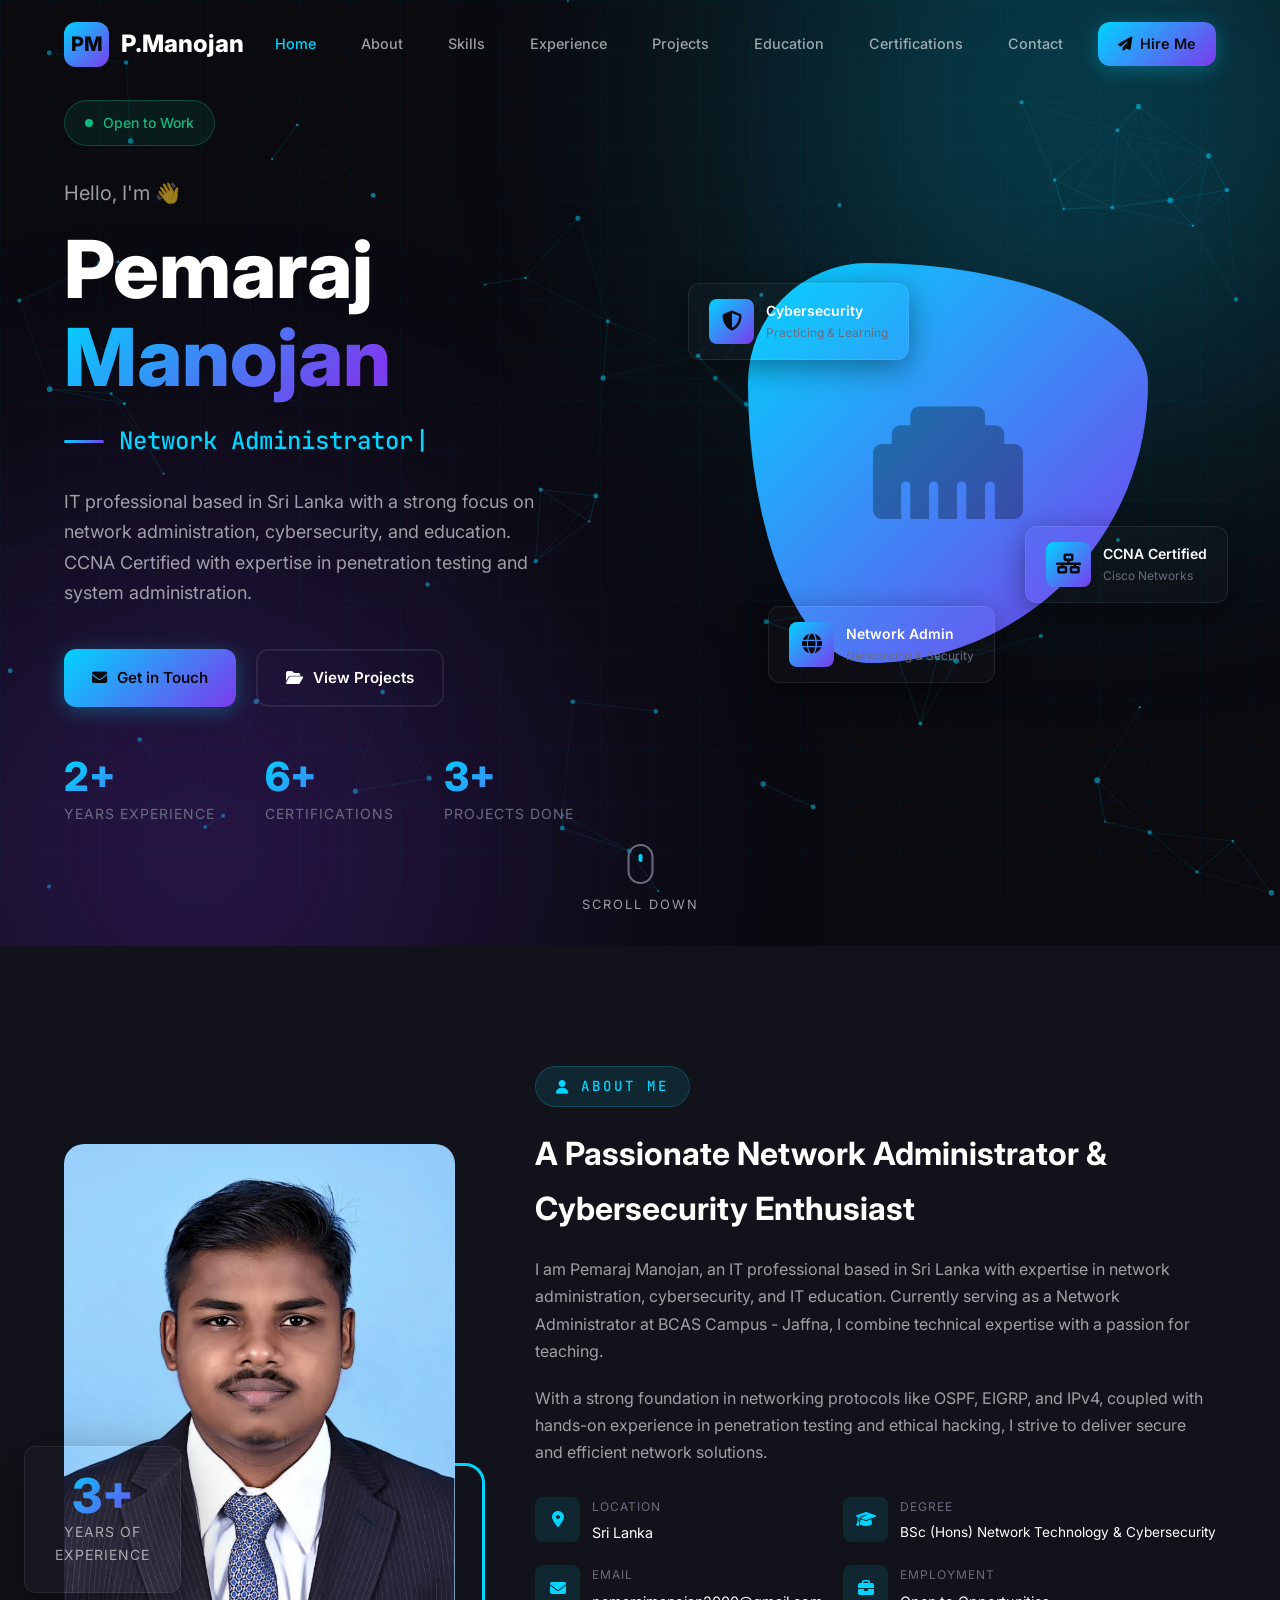
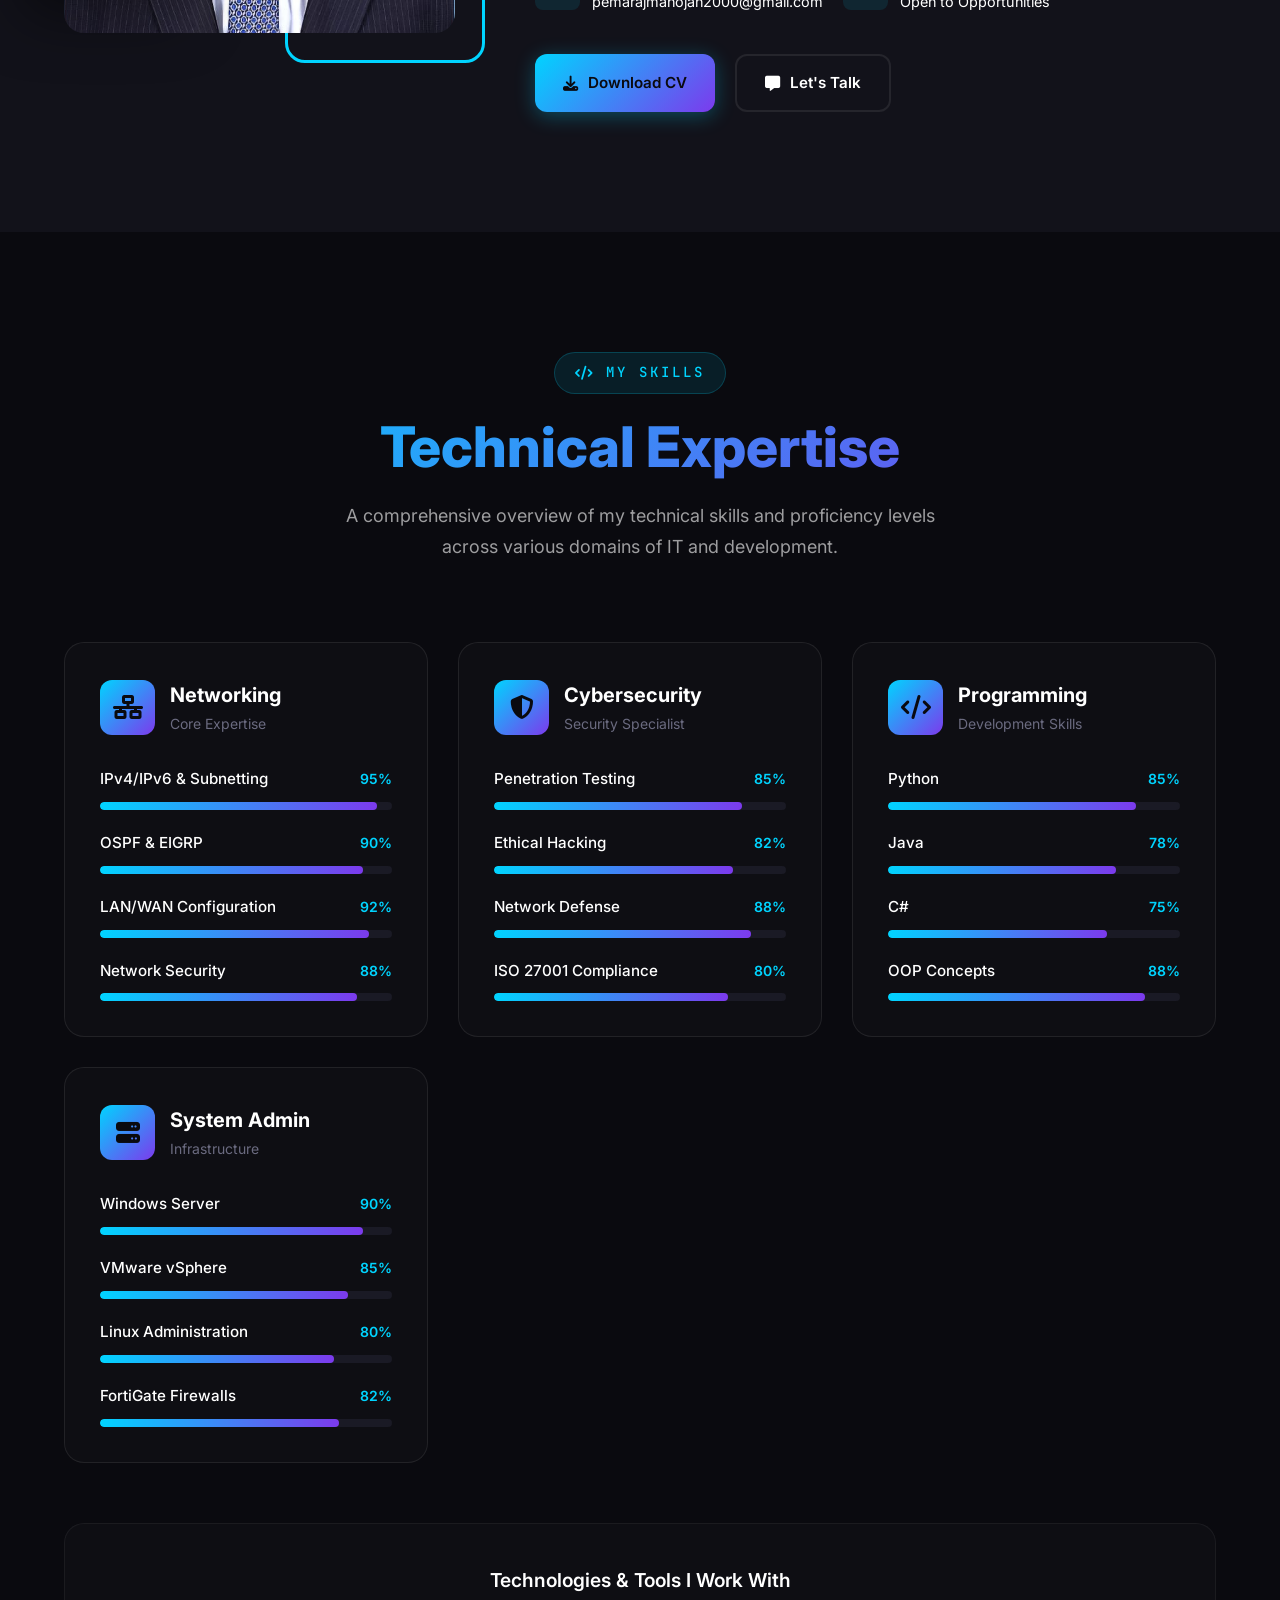
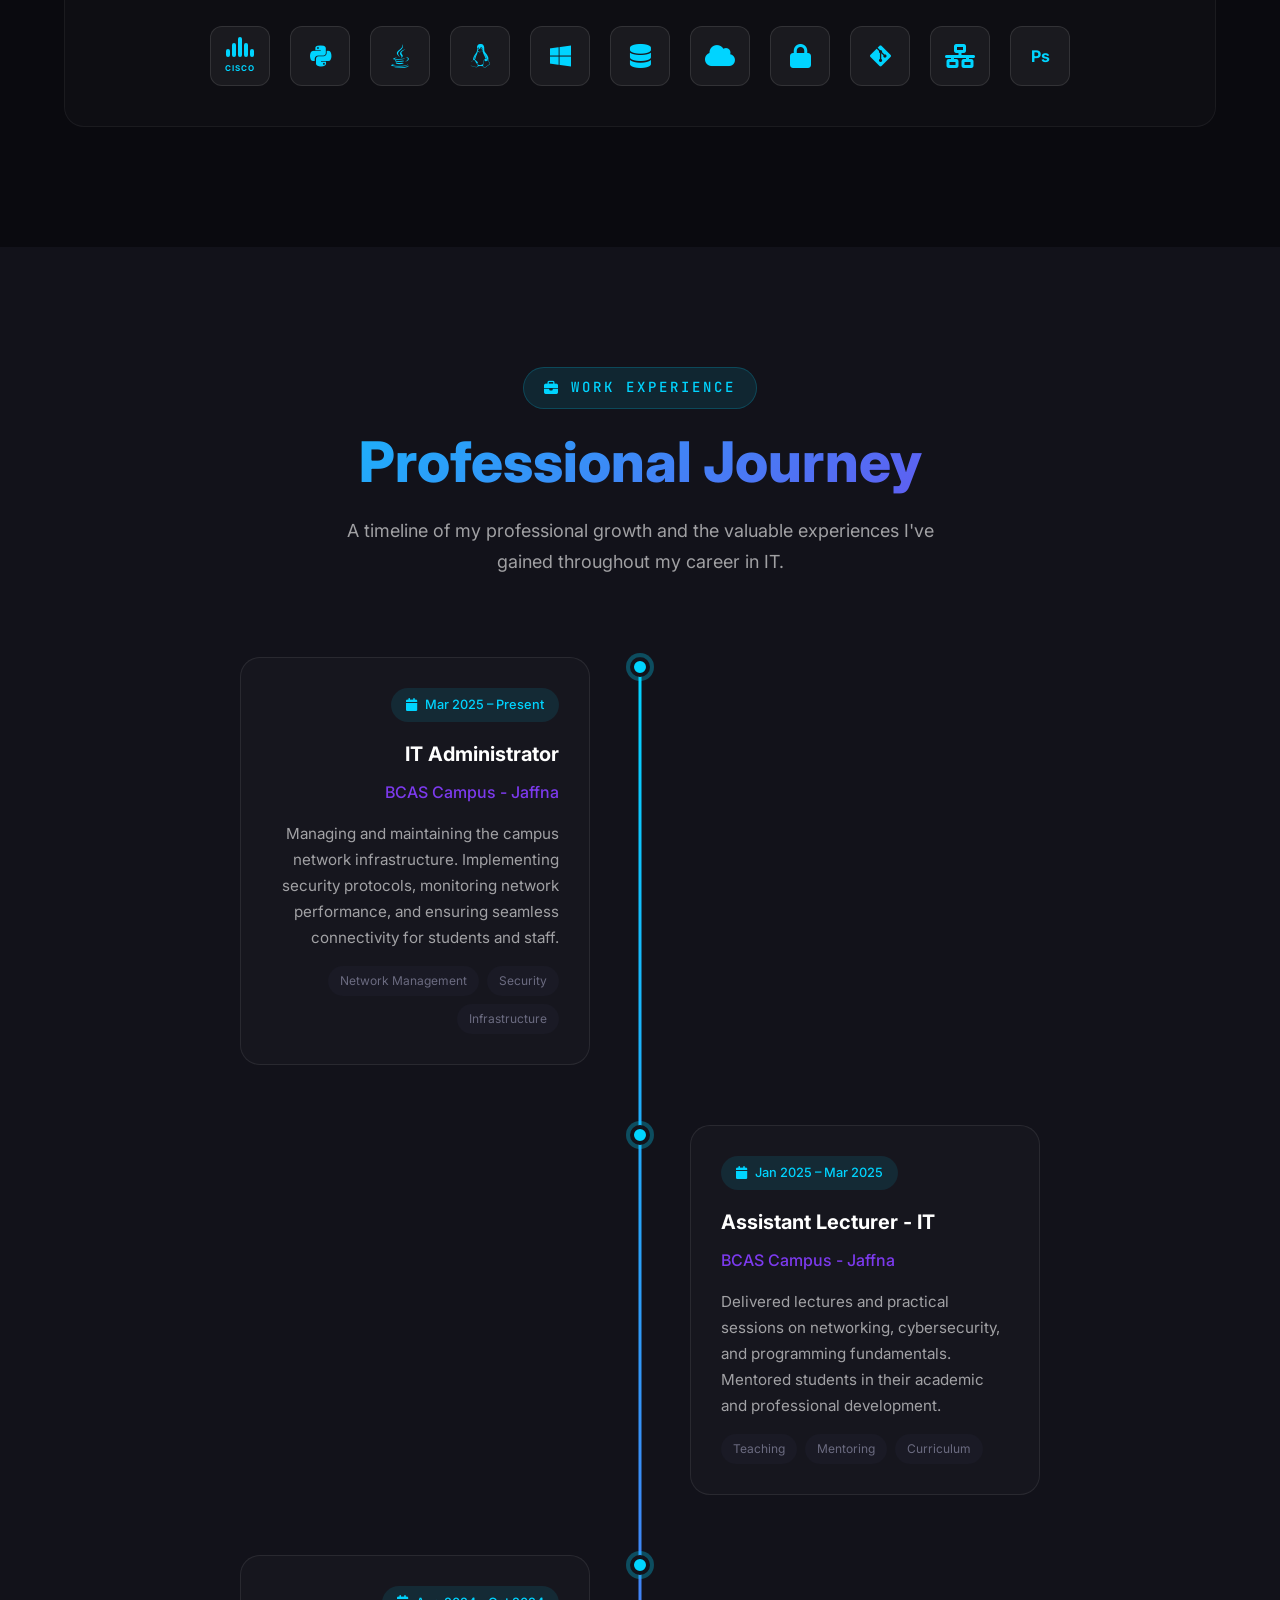
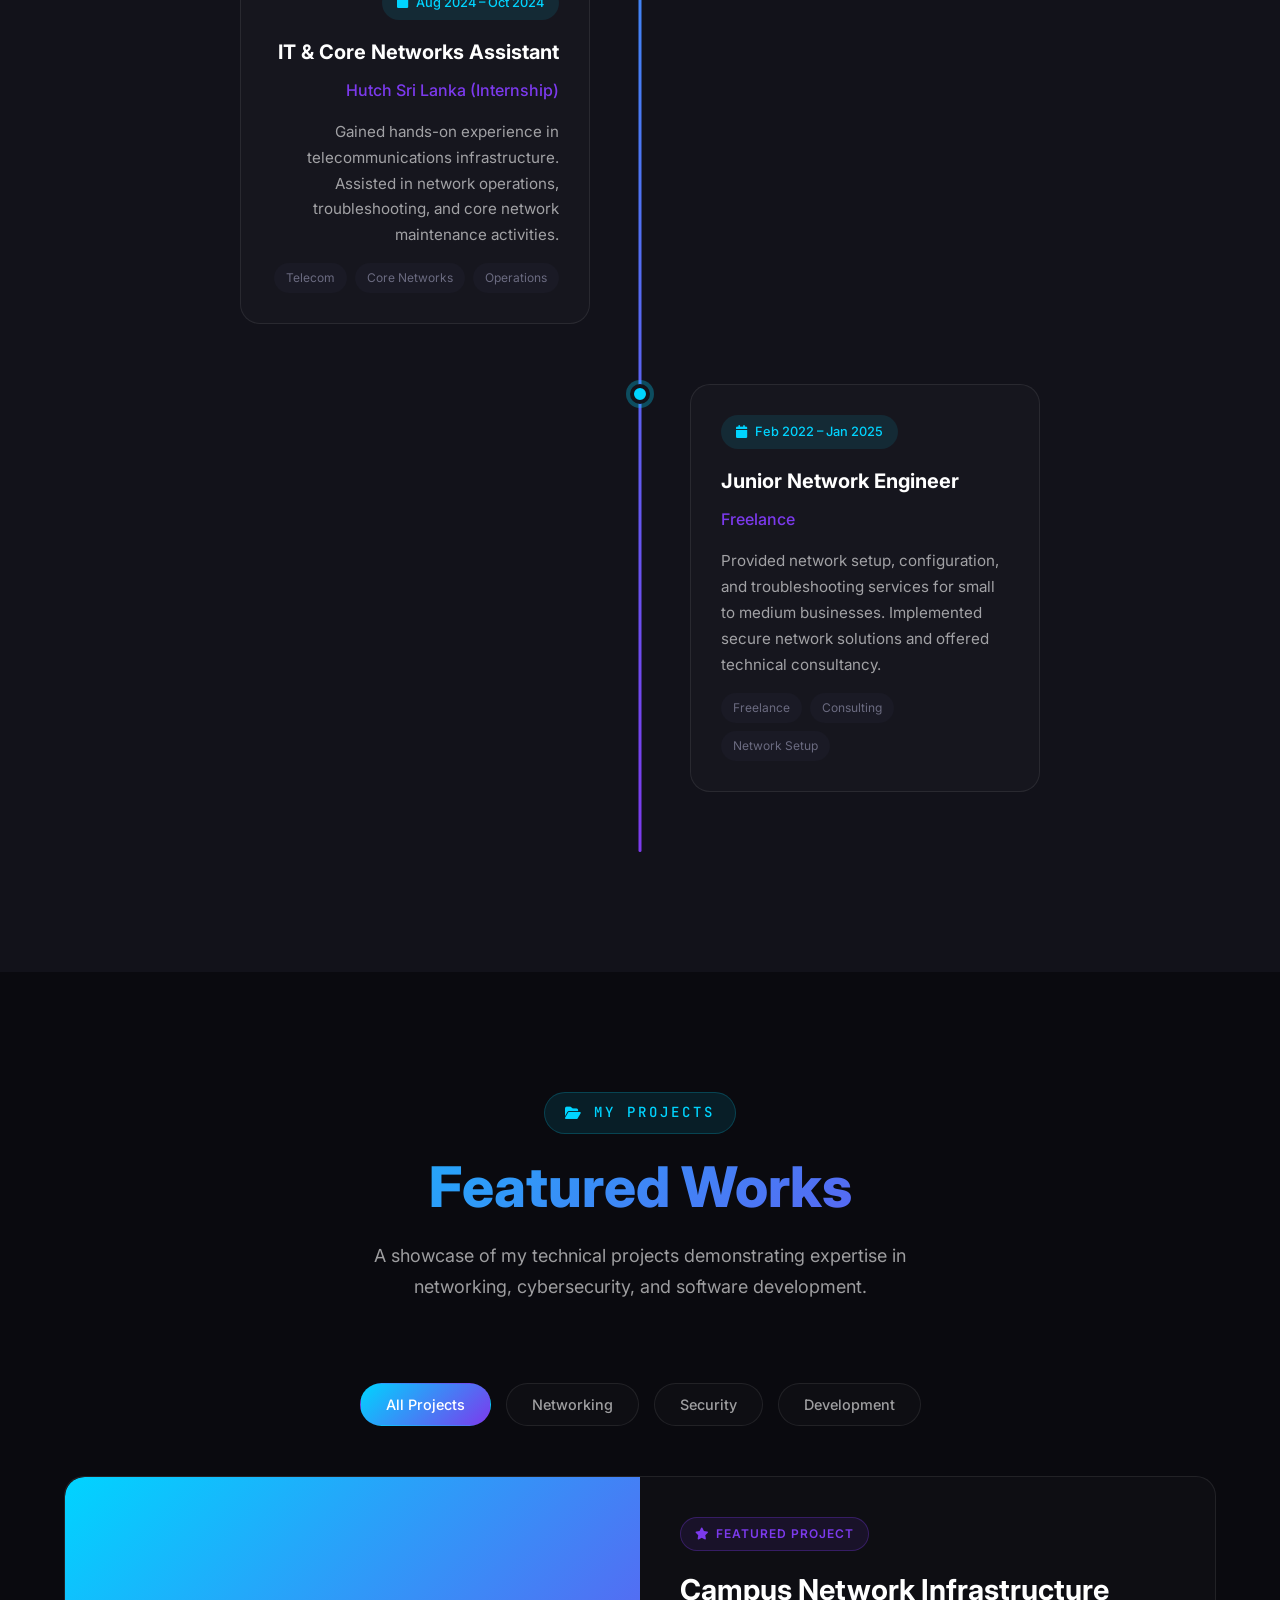
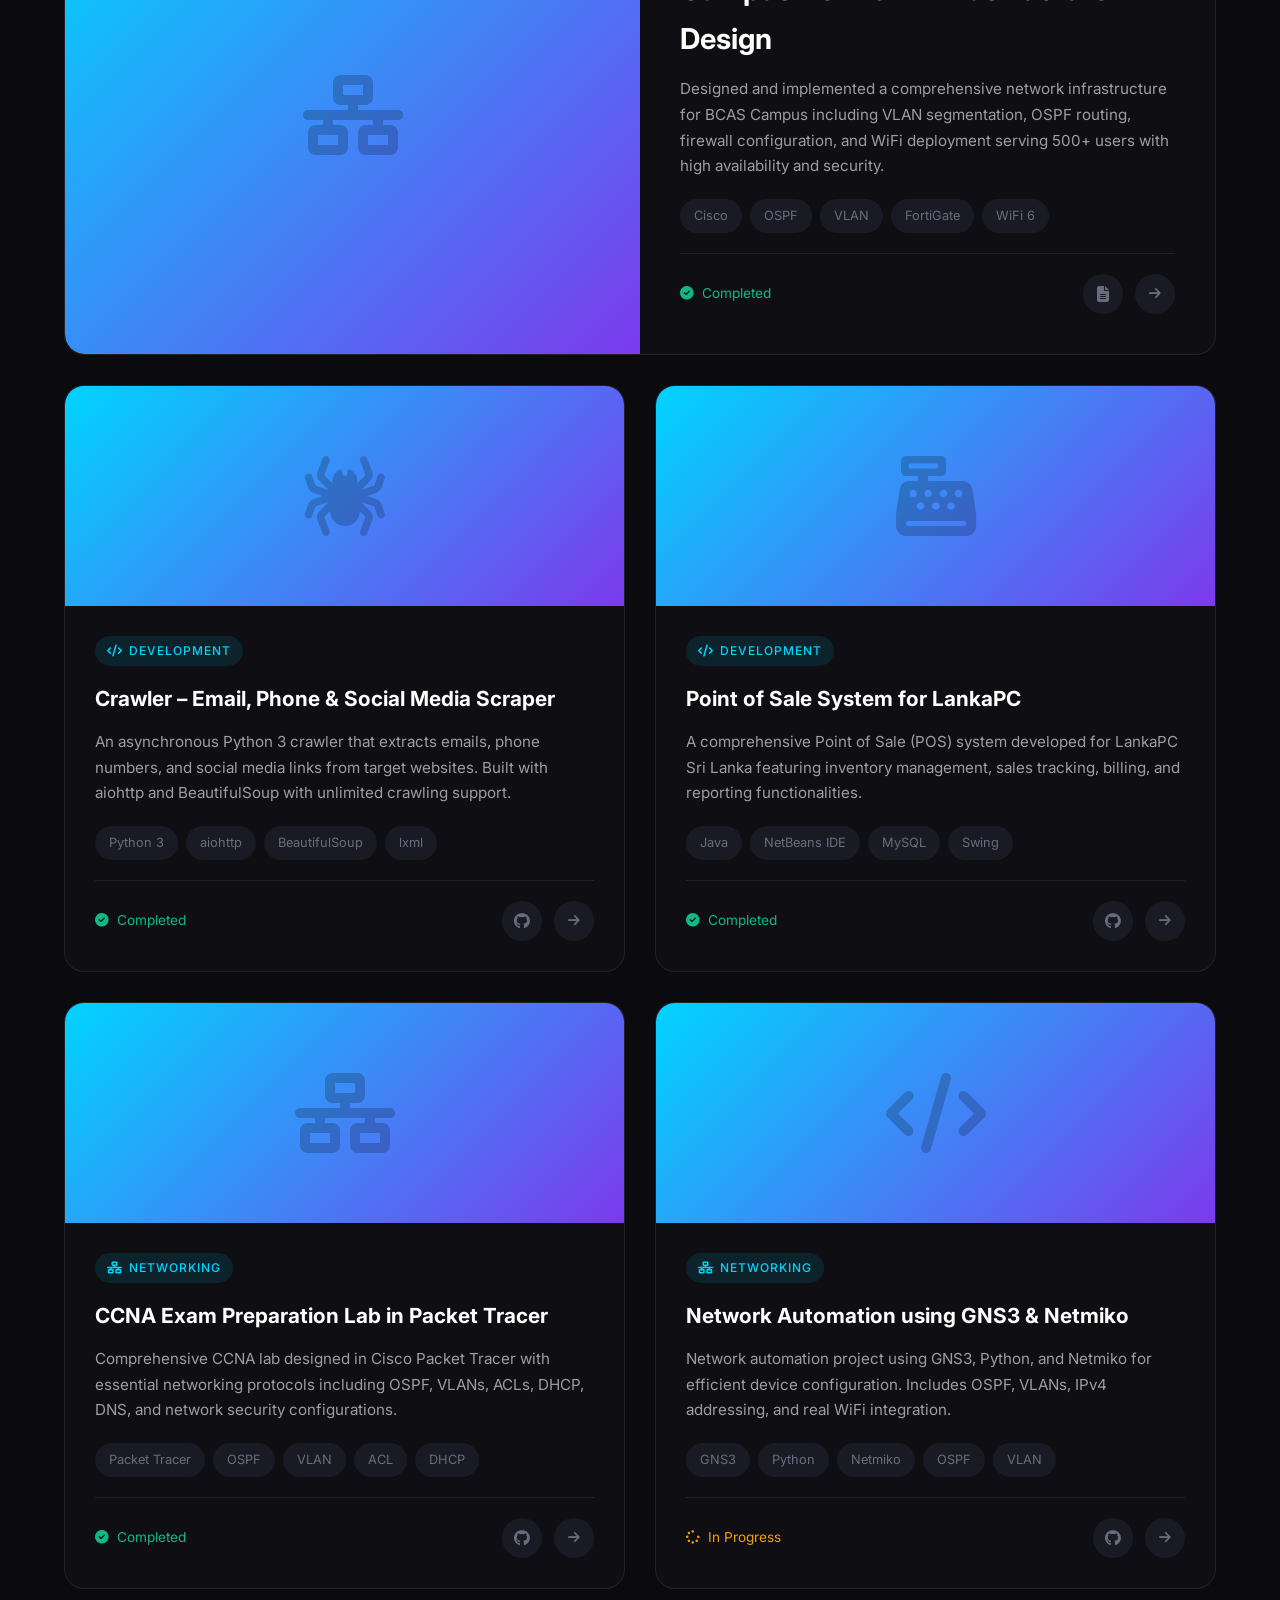
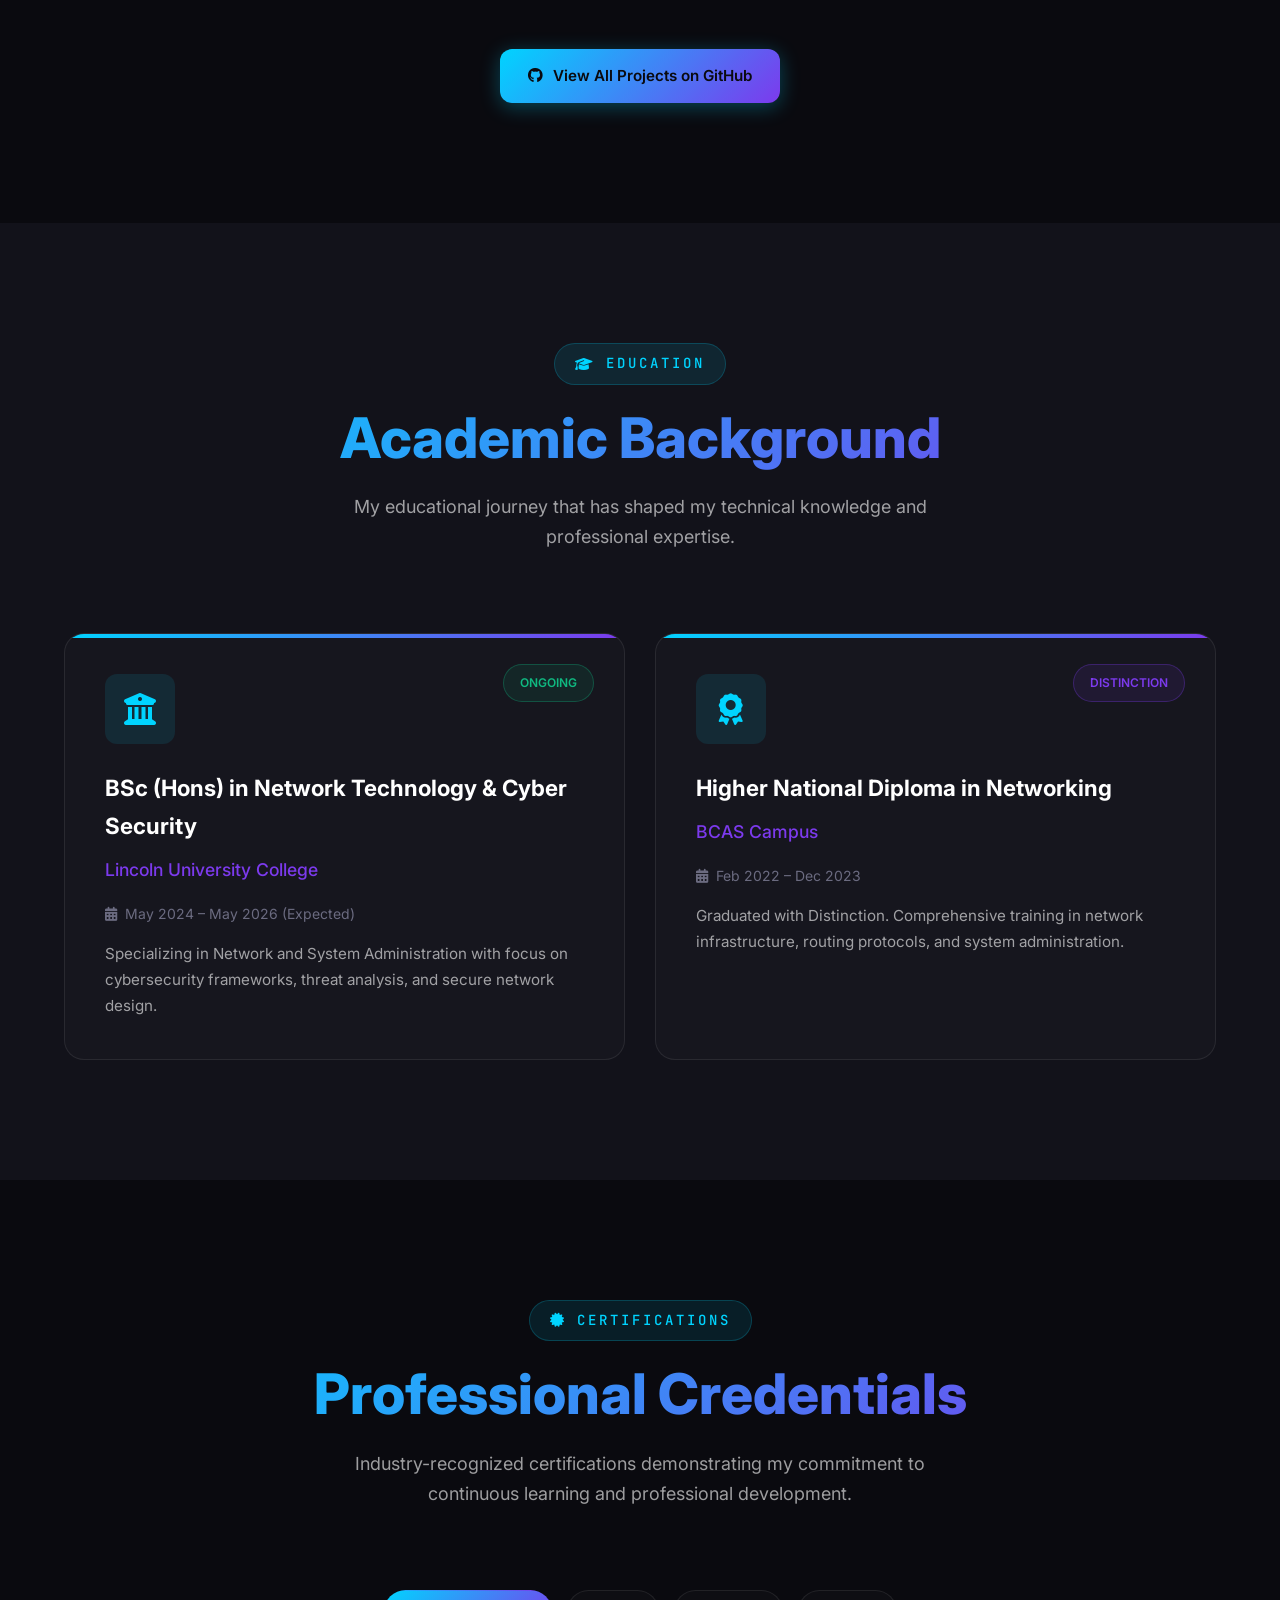
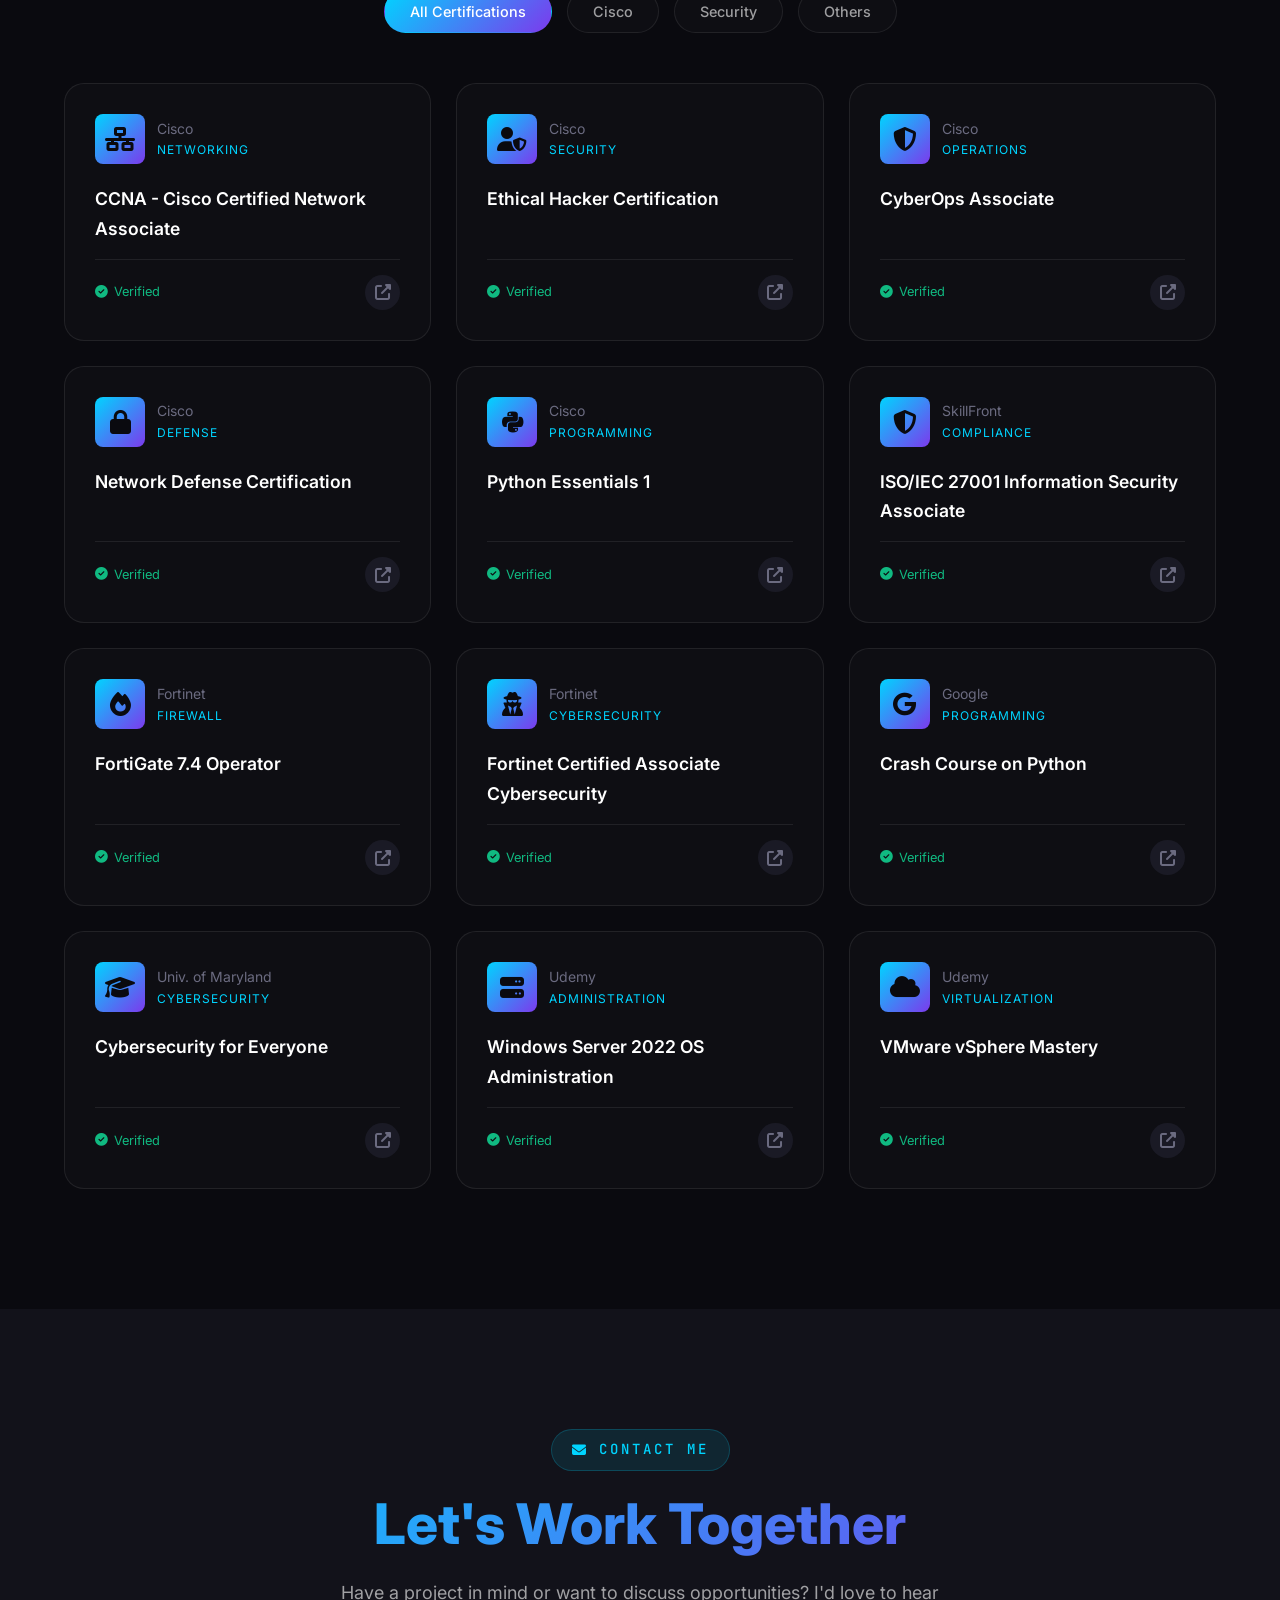
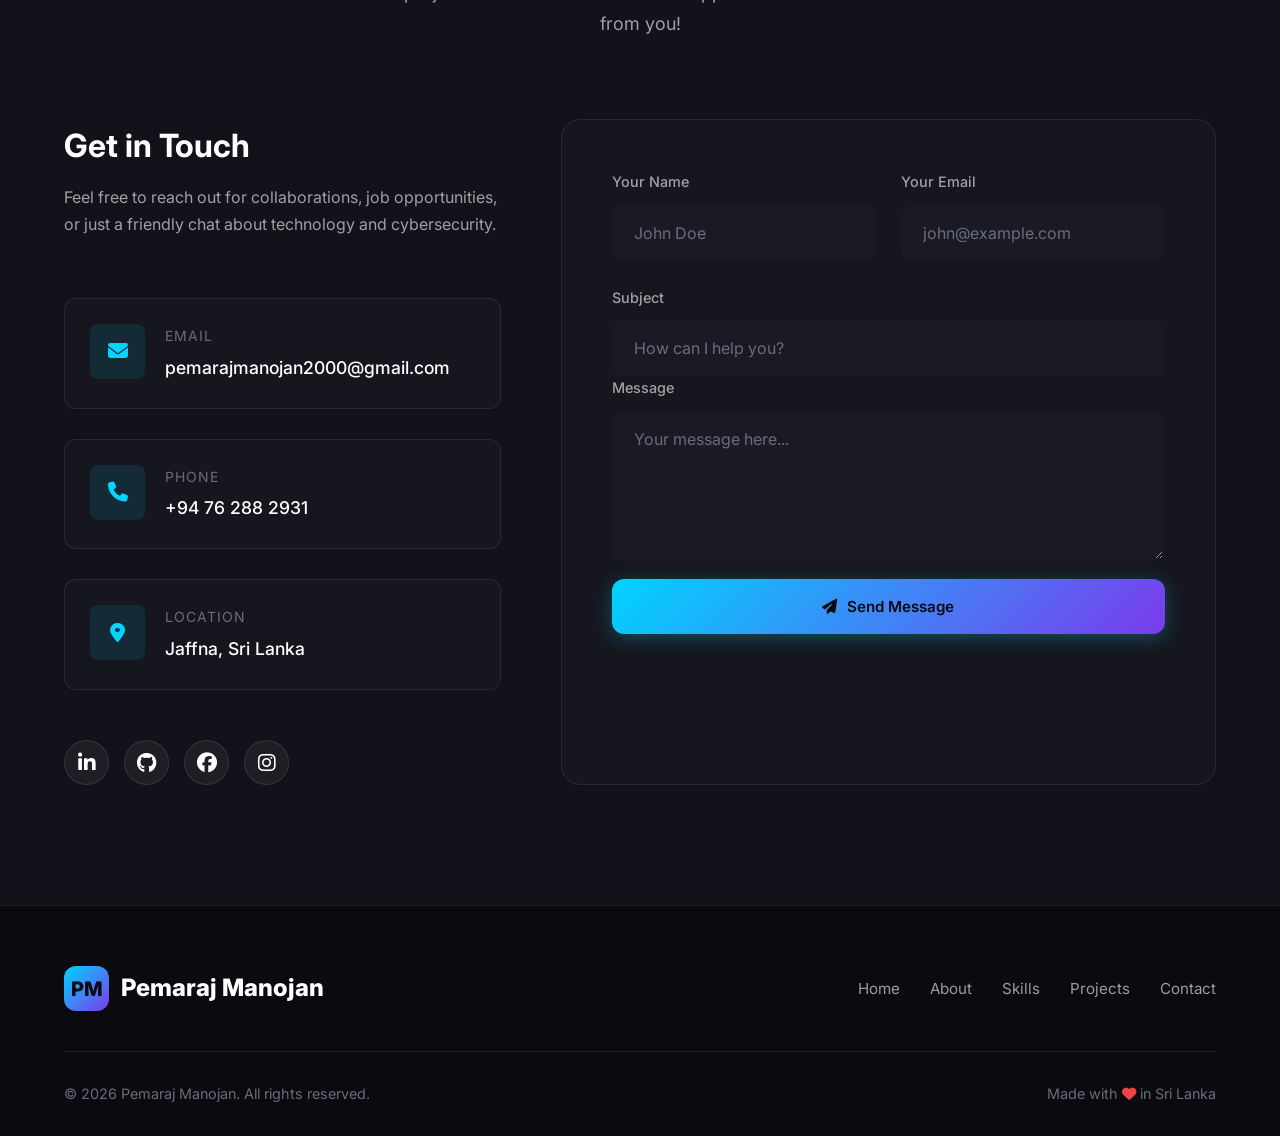
<file: index.html>
<!DOCTYPE html>
<html lang="en">
<head>
    <meta charset="UTF-8">
    <meta name="viewport" content="width=device-width, initial-scale=1.0">
    <meta name="description" content="Pemaraj Manojan - Network Administrator & Cybersecurity Specialist based in Sri Lanka. CCNA Certified with expertise in penetration testing and system administration.">
    <meta name="keywords" content="Network Administrator, Cybersecurity, CCNA, Penetration Testing, IT Professional, Sri Lanka">
    <meta name="author" content="Pemaraj Manojan">
    <meta name="robots" content="index, follow">
    
    <!-- Open Graph / Facebook -->
    <meta property="og:type" content="website">
    <meta property="og:url" content="https://pmanojan.github.io/">
    <meta property="og:title" content="Pemaraj Manojan | Network Administrator & Cybersecurity Specialist">
    <meta property="og:description" content="IT professional based in Sri Lanka with expertise in network administration, cybersecurity, and IT education.">
    <meta property="og:image" content="image.jpg">

    <!-- Twitter -->
    <meta name="twitter:card" content="summary_large_image">
    <meta name="twitter:url" content="https://pmanojan.github.io/">
    <meta name="twitter:title" content="Pemaraj Manojan | Network Administrator & Cybersecurity Specialist">
    <meta name="twitter:description" content="IT professional based in Sri Lanka with expertise in network administration, cybersecurity, and IT education.">
    
    <title>Pemaraj Manojan | Network Administrator & Cybersecurity Specialist</title>
    <link rel="icon" type="image/x-icon" href="favicon.ico">
    <link rel="canonical" href="https://pmanojan.github.io/">
    <link href="https://fonts.googleapis.com/css2?family=Inter:wght@300;400;500;600;700;800&family=JetBrains+Mono:wght@400;500&display=swap" rel="stylesheet">
    <link rel="stylesheet" href="https://cdnjs.cloudflare.com/ajax/libs/font-awesome/6.4.0/css/all.min.css">
    <link rel="stylesheet" href="style.css">
    
    <!-- Inline CSS Fixes -->
    <style>
        /* ============================================
           CSS VARIABLES
           ============================================ */
        :root {
            --primary: #00d4ff;
            --secondary: #7c3aed;
            --text-primary: #ffffff;
            --text-secondary: rgba(255, 255, 255, 0.6);
            --bg-dark: #0a0a0f;
            --bg-card: rgba(255, 255, 255, 0.02);
        }

        /* ============================================
           CRITICAL FIXES
           ============================================ */
        
        /* Fix: Hire Me button on same line */
        .nav-cta {
            display: flex;
            align-items: center;
            margin-left: 10px;
        }
        
        .nav-cta-btn {
            display: inline-flex !important;
            align-items: center;
            gap: 8px;
            white-space: nowrap;
            padding: 10px 20px;
            font-size: 0.9rem;
        }
        
        .nav-menu {
            display: flex;
            align-items: center;
            gap: 5px;
        }
        
        /* Fix: Degree text on one line */
        .about-detail-text.degree-text {
            white-space: nowrap;
            font-size: 0.85rem;
        }
        
        @media (max-width: 768px) {
            .about-detail-text.degree-text {
                white-space: normal;
                font-size: 0.8rem;
            }
        }
        
        /* Fix: Tech icons not overlapping */
        .tech-stack {
            margin-top: 60px;
            text-align: center;
            padding: 40px 30px;
            background: rgba(255, 255, 255, 0.02);
            border-radius: 20px;
            border: 1px solid rgba(255, 255, 255, 0.05);
        }
        
        .tech-stack-title {
            font-size: 1.2rem;
            font-weight: 600;
            margin-bottom: 30px;
            color: var(--text-primary);
        }
        
        .tech-icons {
            display: flex;
            flex-wrap: wrap;
            justify-content: center;
            gap: 20px;
            max-width: 900px;
            margin: 0 auto;
        }
        
        .tech-icon {
            width: 60px;
            height: 60px;
            display: flex;
            align-items: center;
            justify-content: center;
            background: rgba(255, 255, 255, 0.05);
            border-radius: 12px;
            font-size: 1.5rem;
            color: var(--primary);
            transition: all 0.3s ease;
            cursor: pointer;
            border: 1px solid rgba(255, 255, 255, 0.1);
            position: relative;
            flex-shrink: 0;
        }
        
        .tech-icon:hover {
            background: rgba(0, 212, 255, 0.1);
            transform: translateY(-5px);
            border-color: var(--primary);
            box-shadow: 0 10px 30px rgba(0, 212, 255, 0.2);
        }
        
        /* Custom text-based icons */
        .tech-icon.ps-icon,
        .tech-icon.cisco-icon {
            font-family: 'Inter', sans-serif;
            font-weight: 700;
            font-size: 1rem;
        }
        
        /* Cisco Icon Styles */
        .tech-icon.cisco-icon {
            position: relative;
        }
        
        .tech-icon.cisco-icon .cisco-logo {
            display: flex;
            flex-direction: column;
            align-items: center;
            gap: 3px;
        }
        
        .tech-icon.cisco-icon .cisco-bars {
            display: flex;
            gap: 2px;
            align-items: flex-end;
        }
        
        .tech-icon.cisco-icon .cisco-bar {
            width: 4px;
            background: var(--primary);
            border-radius: 2px;
            transition: all 0.3s ease;
        }
        
        .tech-icon.cisco-icon .cisco-bar:nth-child(1) { height: 8px; }
        .tech-icon.cisco-icon .cisco-bar:nth-child(2) { height: 14px; }
        .tech-icon.cisco-icon .cisco-bar:nth-child(3) { height: 20px; }
        .tech-icon.cisco-icon .cisco-bar:nth-child(4) { height: 14px; }
        .tech-icon.cisco-icon .cisco-bar:nth-child(5) { height: 8px; }
        
        .tech-icon.cisco-icon .cisco-text {
            font-size: 0.5rem;
            font-weight: 700;
            letter-spacing: 1px;
            color: var(--primary);
            margin-top: 2px;
        }
        
        .tech-icon.cisco-icon:hover .cisco-bar {
            background: #fff;
        }
        
        .tech-icon.cisco-icon:hover .cisco-text {
            color: #fff;
        }
        
        /* Tooltip for tech icons */
        .tech-icon::after {
            content: attr(data-tooltip);
            position: absolute;
            bottom: calc(100% + 10px);
            left: 50%;
            transform: translateX(-50%);
            padding: 6px 12px;
            background: rgba(0, 0, 0, 0.9);
            color: #fff;
            font-size: 0.75rem;
            font-weight: 500;
            border-radius: 6px;
            white-space: nowrap;
            opacity: 0;
            visibility: hidden;
            transition: all 0.3s ease;
            pointer-events: none;
            z-index: 100;
        }
        
        .tech-icon::before {
            content: '';
            position: absolute;
            bottom: calc(100% + 4px);
            left: 50%;
            transform: translateX(-50%);
            border: 6px solid transparent;
            border-top-color: rgba(0, 0, 0, 0.9);
            opacity: 0;
            visibility: hidden;
            transition: all 0.3s ease;
            z-index: 100;
        }
        
        .tech-icon:hover::after,
        .tech-icon:hover::before {
            opacity: 1;
            visibility: visible;
        }
        
        /* ============================================
           ANIMATION FIXES
           ============================================ */
        
        /* Reveal animations */
        .reveal {
            opacity: 0;
            transform: translateY(50px);
            transition: all 0.8s cubic-bezier(0.4, 0, 0.2, 1);
        }
        
        .reveal.active {
            opacity: 1;
            transform: translateY(0);
        }
        
        .reveal-left {
            opacity: 0;
            transform: translateX(-50px);
            transition: all 0.8s cubic-bezier(0.4, 0, 0.2, 1);
        }
        
        .reveal-left.active {
            opacity: 1;
            transform: translateX(0);
        }
        
        .reveal-right {
            opacity: 0;
            transform: translateX(50px);
            transition: all 0.8s cubic-bezier(0.4, 0, 0.2, 1);
        }
        
        .reveal-right.active {
            opacity: 1;
            transform: translateX(0);
        }
        
        /* Floating cards animation */
        .floating-card {
            animation: float 6s ease-in-out infinite;
        }
        
        .floating-card.card-1 {
            animation-delay: 0s;
        }
        
        .floating-card.card-2 {
            animation-delay: 2s;
        }
        
        .floating-card.card-3 {
            animation-delay: 4s;
        }
        
        @keyframes float {
            0%, 100% {
                transform: translateY(0px);
            }
            50% {
                transform: translateY(-20px);
            }
        }
        
        /* Hero badge pulse animation */
        .hero-badge .dot {
            width: 8px;
            height: 8px;
            background: #10b981;
            border-radius: 50%;
            animation: pulse 2s infinite;
        }
        
        @keyframes pulse {
            0%, 100% {
                opacity: 1;
                transform: scale(1);
            }
            50% {
                opacity: 0.5;
                transform: scale(1.2);
            }
        }
        
        /* Typing cursor animation */
        .typing-text::after {
            content: '|';
            animation: blink 1s infinite;
            color: var(--primary);
        }
        
        @keyframes blink {
            0%, 50% {
                opacity: 1;
            }
            51%, 100% {
                opacity: 0;
            }
        }
        
        /* Gradient text animation */
        .gradient-text {
            background: linear-gradient(135deg, #00d4ff, #7c3aed, #00d4ff);
            background-size: 200% auto;
            -webkit-background-clip: text;
            -webkit-text-fill-color: transparent;
            background-clip: text;
            animation: gradient-shift 3s ease infinite;
        }
        
        @keyframes gradient-shift {
            0% {
                background-position: 0% center;
            }
            50% {
                background-position: 100% center;
            }
            100% {
                background-position: 0% center;
            }
        }
        
        /* Scroll indicator animation */
        .scroll-indicator {
            position: absolute;
            bottom: 30px;
            left: 50%;
            transform: translateX(-50%);
            display: flex;
            flex-direction: column;
            align-items: center;
            gap: 10px;
            color: var(--text-secondary);
            font-size: 0.8rem;
            animation: bounce 2s infinite;
        }
        
        .mouse {
            width: 24px;
            height: 40px;
            border: 2px solid rgba(255, 255, 255, 0.3);
            border-radius: 12px;
            position: relative;
        }
        
        .wheel {
            width: 4px;
            height: 8px;
            background: var(--primary);
            border-radius: 2px;
            position: absolute;
            top: 8px;
            left: 50%;
            transform: translateX(-50%);
            animation: scroll-wheel 2s infinite;
        }
        
        @keyframes scroll-wheel {
            0% {
                opacity: 1;
                transform: translateX(-50%) translateY(0);
            }
            100% {
                opacity: 0;
                transform: translateX(-50%) translateY(15px);
            }
        }
        
        @keyframes bounce {
            0%, 20%, 50%, 80%, 100% {
                transform: translateX(-50%) translateY(0);
            }
            40% {
                transform: translateX(-50%) translateY(-10px);
            }
            60% {
                transform: translateX(-50%) translateY(-5px);
            }
        }
        
        /* Skill bar animation */
        .skill-progress {
            height: 100%;
            background: linear-gradient(90deg, var(--primary), var(--secondary));
            border-radius: 10px;
            width: 0;
            transition: width 1.5s cubic-bezier(0.4, 0, 0.2, 1);
        }
        
        /* Timeline animation */
        .timeline-item {
            opacity: 0;
            transform: translateX(-30px);
            transition: all 0.6s ease;
        }
        
        .timeline-item.active,
        .timeline-item.reveal.active {
            opacity: 1;
            transform: translateX(0);
        }
        
        /* Card hover animations */
        .project-card,
        .cert-card,
        .education-card {
            transition: all 0.4s cubic-bezier(0.4, 0, 0.2, 1);
        }
        
        .project-card:hover,
        .cert-card:hover,
        .education-card:hover {
            transform: translateY(-10px);
            box-shadow: 0 20px 40px rgba(0, 212, 255, 0.15);
        }
        
        /* Button hover animation */
        .btn {
            position: relative;
            overflow: hidden;
            transition: all 0.3s ease;
        }
        
        .btn::before {
            content: '';
            position: absolute;
            top: 0;
            left: -100%;
            width: 100%;
            height: 100%;
            background: linear-gradient(90deg, transparent, rgba(255, 255, 255, 0.2), transparent);
            transition: left 0.5s ease;
        }
        
        .btn:hover::before {
            left: 100%;
        }
        
        .btn:hover {
            transform: translateY(-3px);
            box-shadow: 0 10px 30px rgba(0, 212, 255, 0.3);
        }
        
        /* Project overlay animation */
        .project-overlay {
            position: absolute;
            top: 0;
            left: 0;
            width: 100%;
            height: 100%;
            background: rgba(0, 0, 0, 0.8);
            display: flex;
            align-items: center;
            justify-content: center;
            gap: 15px;
            opacity: 0;
            transition: all 0.4s ease;
        }
        
        .project-card:hover .project-overlay {
            opacity: 1;
        }
        
        .project-overlay-btn {
            width: 45px;
            height: 45px;
            border-radius: 50%;
            background: var(--primary);
            color: #0a0a0f;
            display: flex;
            align-items: center;
            justify-content: center;
            transform: translateY(20px);
            opacity: 0;
            transition: all 0.3s ease;
            cursor: pointer;
            border: none;
            text-decoration: none;
        }
        
        .project-card:hover .project-overlay-btn {
            transform: translateY(0);
            opacity: 1;
        }
        
        .project-card:hover .project-overlay-btn:nth-child(1) {
            transition-delay: 0.1s;
        }
        
        .project-card:hover .project-overlay-btn:nth-child(2) {
            transition-delay: 0.2s;
        }
        
        .project-card:hover .project-overlay-btn:nth-child(3) {
            transition-delay: 0.3s;
        }
        
        .project-overlay-btn:hover {
            background: #fff;
            transform: scale(1.1);
        }
        
        /* Modal animation */
        .project-modal {
            position: fixed;
            top: 0;
            left: 0;
            width: 100%;
            height: 100%;
            background: rgba(0, 0, 0, 0.9);
            display: flex;
            align-items: center;
            justify-content: center;
            z-index: 10000;
            opacity: 0;
            visibility: hidden;
            transition: all 0.4s ease;
            padding: 20px;
        }
        
        .project-modal.active {
            opacity: 1;
            visibility: visible;
        }
        
        .modal-content {
            background: linear-gradient(180deg, #1a1a2e 0%, #0a0a0f 100%);
            border-radius: 20px;
            max-width: 700px;
            width: 100%;
            max-height: 90vh;
            overflow-y: auto;
            transform: scale(0.8) translateY(50px);
            transition: all 0.4s cubic-bezier(0.4, 0, 0.2, 1);
            border: 1px solid rgba(255, 255, 255, 0.1);
        }
        
        .project-modal.active .modal-content {
            transform: scale(1) translateY(0);
        }
        
        /* Navbar scroll animation */
        .navbar {
            transition: all 0.3s ease;
        }
        
        .navbar.scrolled {
            background: rgba(10, 10, 15, 0.95);
            backdrop-filter: blur(20px);
            box-shadow: 0 5px 30px rgba(0, 0, 0, 0.3);
        }
        
        /* Scroll to top button animation */
        .scroll-top {
            position: fixed;
            bottom: 30px;
            right: 30px;
            width: 50px;
            height: 50px;
            background: linear-gradient(135deg, var(--primary), var(--secondary));
            border-radius: 50%;
            border: none;
            color: #fff;
            cursor: pointer;
            display: flex;
            align-items: center;
            justify-content: center;
            opacity: 0;
            visibility: hidden;
            transform: translateY(20px);
            transition: all 0.4s ease;
            z-index: 1000;
        }
        
        .scroll-top.visible {
            opacity: 1;
            visibility: visible;
            transform: translateY(0);
        }
        
        .scroll-top:hover {
            transform: translateY(-5px);
            box-shadow: 0 10px 30px rgba(0, 212, 255, 0.4);
        }
        
        /* Social links animation */
        .social-link {
            width: 45px;
            height: 45px;
            border-radius: 50%;
            background: rgba(255, 255, 255, 0.05);
            border: 1px solid rgba(255, 255, 255, 0.1);
            display: flex;
            align-items: center;
            justify-content: center;
            color: var(--text-primary);
            transition: all 0.3s ease;
            text-decoration: none;
        }
        
        .social-link:hover {
            background: var(--primary);
            color: #0a0a0f;
            transform: translateY(-5px);
            border-color: var(--primary);
        }
        
        /* Experience badge animation */
        .experience-badge {
            animation: pulse-glow 2s infinite;
        }
        
        @keyframes pulse-glow {
            0%, 100% {
                box-shadow: 0 0 20px rgba(0, 212, 255, 0.3);
            }
            50% {
                box-shadow: 0 0 40px rgba(0, 212, 255, 0.6);
            }
        }
        
        /* Mobile menu animation */
        .mobile-menu-btn span {
            display: block;
            width: 25px;
            height: 2px;
            background: var(--text-primary);
            margin: 6px 0;
            transition: all 0.3s ease;
        }
        
        .mobile-menu-btn.active span:nth-child(1) {
            transform: rotate(45deg) translate(6px, 6px);
        }
        
        .mobile-menu-btn.active span:nth-child(2) {
            opacity: 0;
        }
        
        .mobile-menu-btn.active span:nth-child(3) {
            transform: rotate(-45deg) translate(6px, -6px);
        }
        
        /* Stagger animation for grid items */
        .skills-grid .skill-category:nth-child(1) { transition-delay: 0.1s; }
        .skills-grid .skill-category:nth-child(2) { transition-delay: 0.2s; }
        .skills-grid .skill-category:nth-child(3) { transition-delay: 0.3s; }
        .skills-grid .skill-category:nth-child(4) { transition-delay: 0.4s; }
        
        .projects-grid .project-card:nth-child(1) { transition-delay: 0.1s; }
        .projects-grid .project-card:nth-child(2) { transition-delay: 0.2s; }
        .projects-grid .project-card:nth-child(3) { transition-delay: 0.3s; }
        .projects-grid .project-card:nth-child(4) { transition-delay: 0.4s; }
        .projects-grid .project-card:nth-child(5) { transition-delay: 0.5s; }
        
        .cert-grid .cert-card:nth-child(1) { transition-delay: 0.05s; }
        .cert-grid .cert-card:nth-child(2) { transition-delay: 0.1s; }
        .cert-grid .cert-card:nth-child(3) { transition-delay: 0.15s; }
        .cert-grid .cert-card:nth-child(4) { transition-delay: 0.2s; }
        .cert-grid .cert-card:nth-child(5) { transition-delay: 0.25s; }
        .cert-grid .cert-card:nth-child(6) { transition-delay: 0.3s; }
        .cert-grid .cert-card:nth-child(7) { transition-delay: 0.35s; }
        .cert-grid .cert-card:nth-child(8) { transition-delay: 0.4s; }
        .cert-grid .cert-card:nth-child(9) { transition-delay: 0.45s; }
        .cert-grid .cert-card:nth-child(10) { transition-delay: 0.5s; }
        .cert-grid .cert-card:nth-child(11) { transition-delay: 0.55s; }
        .cert-grid .cert-card:nth-child(12) { transition-delay: 0.6s; }
        
        /* Tech icons stagger animation */
        .tech-icons .tech-icon:nth-child(1) { transition-delay: 0.05s; }
        .tech-icons .tech-icon:nth-child(2) { transition-delay: 0.1s; }
        .tech-icons .tech-icon:nth-child(3) { transition-delay: 0.15s; }
        .tech-icons .tech-icon:nth-child(4) { transition-delay: 0.2s; }
        .tech-icons .tech-icon:nth-child(5) { transition-delay: 0.25s; }
        .tech-icons .tech-icon:nth-child(6) { transition-delay: 0.3s; }
        .tech-icons .tech-icon:nth-child(7) { transition-delay: 0.35s; }
        .tech-icons .tech-icon:nth-child(8) { transition-delay: 0.4s; }
        .tech-icons .tech-icon:nth-child(9) { transition-delay: 0.45s; }
        .tech-icons .tech-icon:nth-child(10) { transition-delay: 0.5s; }
        .tech-icons .tech-icon:nth-child(11) { transition-delay: 0.55s; }
        
        /* Form input focus animation */
        .form-input,
        .form-textarea {
            transition: all 0.3s ease;
        }
        
        .form-input:focus,
        .form-textarea:focus {
            border-color: var(--primary);
            box-shadow: 0 0 20px rgba(0, 212, 255, 0.2);
            transform: translateY(-2px);
        }
        
        /* Tab button animation */
        .project-tab,
        .cert-tab {
            transition: all 0.3s ease;
        }
        
        .project-tab:hover,
        .cert-tab:hover {
            transform: translateY(-2px);
        }
        
        .project-tab.active,
        .cert-tab.active {
            background: linear-gradient(135deg, var(--primary), var(--secondary));
            color: #fff;
        }
        
        /* Hero visual glow effect */
        .hero-image-bg {
            animation: glow-rotate 10s linear infinite;
        }
        
        @keyframes glow-rotate {
            0% {
                transform: rotate(0deg);
            }
            100% {
                transform: rotate(360deg);
            }
        }
        
        /* Loading animation */
        body:not(.loaded) {
            overflow: hidden;
        }
        
        body.loaded .hero-content {
            animation: fadeInUp 1s ease forwards;
        }
        
        @keyframes fadeInUp {
            from {
                opacity: 0;
                transform: translateY(30px);
            }
            to {
                opacity: 1;
                transform: translateY(0);
            }
        }
        
        /* Visually hidden class for screen readers */
        .visually-hidden {
            position: absolute;
            width: 1px;
            height: 1px;
            padding: 0;
            margin: -1px;
            overflow: hidden;
            clip: rect(0, 0, 0, 0);
            white-space: nowrap;
            border: 0;
        }
        
        /* Tech icon responsive fix */
        @media (max-width: 576px) {
            .tech-icons {
                gap: 15px;
            }
            
            .tech-icon {
                width: 50px;
                height: 50px;
                font-size: 1.2rem;
            }
            
            .tech-icon.cisco-icon .cisco-bar:nth-child(1) { height: 6px; }
            .tech-icon.cisco-icon .cisco-bar:nth-child(2) { height: 10px; }
            .tech-icon.cisco-icon .cisco-bar:nth-child(3) { height: 14px; }
            .tech-icon.cisco-icon .cisco-bar:nth-child(4) { height: 10px; }
            .tech-icon.cisco-icon .cisco-bar:nth-child(5) { height: 6px; }
            
            .tech-icon.cisco-icon .cisco-bar {
                width: 3px;
            }
        }
        
        /* Mobile nav fix for Hire Me button */
        @media (max-width: 992px) {
            .nav-cta {
                margin-top: 20px;
                margin-left: 0;
                width: 100%;
            }
            
            .nav-cta-btn {
                width: 100%;
                justify-content: center;
            }
        }
    </style>
</head>
<body>
    <!-- Background Effects -->
    <canvas id="particles-canvas" aria-hidden="true"></canvas>
    <div class="bg-grid" aria-hidden="true"></div>

    <!-- Navigation -->
    <nav class="navbar" id="navbar" role="navigation" aria-label="Main Navigation">
        <div class="nav-container">
            <a href="#home" class="nav-logo" aria-label="Pemaraj Manojan - Home">
                <div class="logo-icon">PM</div>
                <span>P.Manojan</span>
            </a>
            <ul class="nav-menu" id="nav-menu" role="menubar">
                <li role="none"><a href="#home" class="nav-link active" role="menuitem">Home</a></li>
                <li role="none"><a href="#about" class="nav-link" role="menuitem">About</a></li>
                <li role="none"><a href="#skills" class="nav-link" role="menuitem">Skills</a></li>
                <li role="none"><a href="#experience" class="nav-link" role="menuitem">Experience</a></li>
                <li role="none"><a href="#projects" class="nav-link" role="menuitem">Projects</a></li>
                <li role="none"><a href="#education" class="nav-link" role="menuitem">Education</a></li>
                <li role="none"><a href="#certifications" class="nav-link" role="menuitem">Certifications</a></li>
                <li role="none"><a href="#contact" class="nav-link" role="menuitem">Contact</a></li>
                <li class="nav-cta" role="none">
                    <a href="#contact" class="btn btn-primary nav-cta-btn" role="menuitem">
                        <i class="fas fa-paper-plane" aria-hidden="true"></i>
                        <span>Hire Me</span>
                    </a>
                </li>
            </ul>
            <button class="mobile-menu-btn" id="mobile-menu-btn" aria-label="Toggle Menu" aria-expanded="false" aria-controls="nav-menu">
                <span></span>
                <span></span>
                <span></span>
            </button>
        </div>
    </nav>

    <!-- Hero Section -->
    <section class="hero section" id="home">
        <div class="hero-bg-glow primary" aria-hidden="true"></div>
        <div class="hero-bg-glow secondary" aria-hidden="true"></div>
        <div class="container">
            <div class="hero-content">
                <div class="hero-text">
                    <div class="hero-badge">
                        <span class="dot" aria-hidden="true"></span>
                        Open to Work
                    </div>
                    <p class="hero-greeting">Hello, I'm <span aria-hidden="true">👋</span></p>
                    <h1 class="hero-name">
                        Pemaraj <span class="gradient-text">Manojan</span>
                    </h1>
                    <div class="hero-title">
                        <span class="typing-text" id="typing-text" aria-live="polite">Network Administrator</span>
                    </div>
                    <p class="hero-description">
                        IT professional based in Sri Lanka with a strong focus on network administration, 
                        cybersecurity, and education. CCNA Certified with expertise in penetration testing 
                        and system administration.
                    </p>
                    <div class="hero-buttons">
                        <a href="#contact" class="btn btn-primary">
                            <i class="fas fa-envelope" aria-hidden="true"></i>
                            Get in Touch
                        </a>
                        <a href="#projects" class="btn btn-secondary">
                            <i class="fas fa-folder-open" aria-hidden="true"></i>
                            View Projects
                        </a>
                    </div>
                    <div class="hero-stats">
                        <div class="stat-item">
                            <div class="stat-number" data-count="3">0+</div>
                            <div class="stat-label">Years Experience</div>
                        </div>
                        <div class="stat-item">
                            <div class="stat-number" data-count="12">0+</div>
                            <div class="stat-label">Certifications</div>
                        </div>
                        <div class="stat-item">
                            <div class="stat-number" data-count="5">0+</div>
                            <div class="stat-label">Projects Done</div>
                        </div>
                    </div>
                </div>
                <div class="hero-visual">
                    <div class="hero-image-wrapper">
                        <div class="hero-image-bg" aria-hidden="true"></div>
                        <div class="hero-image">
                            <i class="fas fa-ethernet" aria-hidden="true"></i>
                        </div>
                        <div class="floating-card card-1">
                            <div class="floating-card-icon">
                                <i class="fas fa-shield-halved" aria-hidden="true"></i>
                            </div>
                            <div>
                                <div class="floating-card-text">Cybersecurity</div>
                                <div class="floating-card-subtext">Practicing & Learning</div>
                            </div>
                        </div>
                        <div class="floating-card card-2">
                            <div class="floating-card-icon">
                                <i class="fas fa-network-wired" aria-hidden="true"></i>
                            </div>
                            <div>
                                <div class="floating-card-text">CCNA Certified</div>
                                <div class="floating-card-subtext">Cisco Networks</div>
                            </div>
                        </div>
                        <div class="floating-card card-3">
                            <div class="floating-card-icon">
                                <i class="fas fa-globe" aria-hidden="true"></i>
                            </div>
                            <div>
                                <div class="floating-card-text">Network Admin</div>
                                <div class="floating-card-subtext">Networking & Security</div>
                            </div>
                        </div>
                    </div>
                </div>
            </div>
        </div>
        <div class="scroll-indicator" aria-hidden="true">
            <div class="mouse">
                <div class="wheel"></div>
            </div>
            <span>Scroll Down</span>
        </div>
    </section>

    <!-- About Section -->
    <section class="about section" id="about">
        <div class="container">
            <div class="about-content">
                <div class="about-image reveal-left">
                    <div class="about-image-main">
                        <img src="image.jpg" alt="Pemaraj Manojan - Network Administrator and Cybersecurity Specialist" loading="lazy">
                    </div>
                    <div class="about-image-decoration" aria-hidden="true"></div>
                    <div class="experience-badge">
                        <div class="experience-badge-number">3+</div>
                        <div class="experience-badge-text">Years of<br>Experience</div>
                    </div>
                </div>
                <div class="about-text reveal-right">
                    <div class="section-label">
                        <i class="fas fa-user" aria-hidden="true"></i>
                        About Me
                    </div>
                    <h2>A Passionate Network Administrator & Cybersecurity Enthusiast</h2>
                    <p>
                        I am Pemaraj Manojan, an IT professional based in Sri Lanka with expertise in 
                        network administration, cybersecurity, and IT education. Currently serving as a 
                        Network Administrator at BCAS Campus - Jaffna, I combine technical expertise with 
                        a passion for teaching.
                    </p>
                    <p>
                        With a strong foundation in networking protocols like OSPF, EIGRP, and IPv4, 
                        coupled with hands-on experience in penetration testing and ethical hacking, 
                        I strive to deliver secure and efficient network solutions.
                    </p>
                    <div class="about-details">
                        <div class="about-detail-item">
                            <div class="about-detail-icon">
                                <i class="fas fa-map-marker-alt" aria-hidden="true"></i>
                            </div>
                            <div>
                                <div class="about-detail-label">Location</div>
                                <div class="about-detail-text">Sri Lanka</div>
                            </div>
                        </div>
                        <div class="about-detail-item">
                            <div class="about-detail-icon">
                                <i class="fas fa-graduation-cap" aria-hidden="true"></i>
                            </div>
                            <div>
                                <div class="about-detail-label">Degree</div>
                                <div class="about-detail-text degree-text">BSc (Hons) Network Technology & Cybersecurity</div>
                            </div>
                        </div>
                        <div class="about-detail-item">
                            <div class="about-detail-icon">
                                <i class="fas fa-envelope" aria-hidden="true"></i>
                            </div>
                            <div>
                                <div class="about-detail-label">Email</div>
                                <div class="about-detail-text">pemarajmanojan2000@gmail.com</div>
                            </div>
                        </div>
                        <div class="about-detail-item">
                            <div class="about-detail-icon">
                                <i class="fas fa-briefcase" aria-hidden="true"></i>
                            </div>
                            <div>
                                <div class="about-detail-label">Employment</div>
                                <div class="about-detail-text">Open to Opportunities</div>
                            </div>
                        </div>
                    </div>
                    <div class="about-cta">
                        <a href="resume.pdf" class="btn btn-primary" download>
                            <i class="fas fa-download" aria-hidden="true"></i>
                            Download CV
                        </a>
                        <a href="#contact" class="btn btn-secondary">
                            <i class="fas fa-message" aria-hidden="true"></i>
                            Let's Talk
                        </a>
                    </div>
                </div>
            </div>
        </div>
    </section>

    <!-- Skills Section -->
    <section class="skills section" id="skills">
        <div class="container">
            <div class="section-header reveal">
                <div class="section-label">
                    <i class="fas fa-code" aria-hidden="true"></i>
                    My Skills
                </div>
                <h2 class="section-title">Technical Expertise</h2>
                <p class="section-subtitle">
                    A comprehensive overview of my technical skills and proficiency levels across 
                    various domains of IT and development.
                </p>
            </div>
            <div class="skills-grid">
                <div class="skill-category reveal">
                    <div class="skill-category-header">
                        <div class="skill-category-icon">
                            <i class="fas fa-network-wired" aria-hidden="true"></i>
                        </div>
                        <div>
                            <div class="skill-category-title">Networking</div>
                            <div class="skill-category-count">Core Expertise</div>
                        </div>
                    </div>
                    <div class="skill-list">
                        <div class="skill-item">
                            <div class="skill-info">
                                <span class="skill-name">IPv4/IPv6 & Subnetting</span>
                                <span class="skill-percentage">95%</span>
                            </div>
                            <div class="skill-bar">
                                <div class="skill-progress" data-width="95" role="progressbar" aria-valuenow="95" aria-valuemin="0" aria-valuemax="100"></div>
                            </div>
                        </div>
                        <div class="skill-item">
                            <div class="skill-info">
                                <span class="skill-name">OSPF & EIGRP</span>
                                <span class="skill-percentage">90%</span>
                            </div>
                            <div class="skill-bar">
                                <div class="skill-progress" data-width="90" role="progressbar" aria-valuenow="90" aria-valuemin="0" aria-valuemax="100"></div>
                            </div>
                        </div>
                        <div class="skill-item">
                            <div class="skill-info">
                                <span class="skill-name">LAN/WAN Configuration</span>
                                <span class="skill-percentage">92%</span>
                            </div>
                            <div class="skill-bar">
                                <div class="skill-progress" data-width="92" role="progressbar" aria-valuenow="92" aria-valuemin="0" aria-valuemax="100"></div>
                            </div>
                        </div>
                        <div class="skill-item">
                            <div class="skill-info">
                                <span class="skill-name">Network Security</span>
                                <span class="skill-percentage">88%</span>
                            </div>
                            <div class="skill-bar">
                                <div class="skill-progress" data-width="88" role="progressbar" aria-valuenow="88" aria-valuemin="0" aria-valuemax="100"></div>
                            </div>
                        </div>
                    </div>
                </div>

                <div class="skill-category reveal">
                    <div class="skill-category-header">
                        <div class="skill-category-icon">
                            <i class="fas fa-shield-halved" aria-hidden="true"></i>
                        </div>
                        <div>
                            <div class="skill-category-title">Cybersecurity</div>
                            <div class="skill-category-count">Security Specialist</div>
                        </div>
                    </div>
                    <div class="skill-list">
                        <div class="skill-item">
                            <div class="skill-info">
                                <span class="skill-name">Penetration Testing</span>
                                <span class="skill-percentage">85%</span>
                            </div>
                            <div class="skill-bar">
                                <div class="skill-progress" data-width="85" role="progressbar" aria-valuenow="85" aria-valuemin="0" aria-valuemax="100"></div>
                            </div>
                        </div>
                        <div class="skill-item">
                            <div class="skill-info">
                                <span class="skill-name">Ethical Hacking</span>
                                <span class="skill-percentage">82%</span>
                            </div>
                            <div class="skill-bar">
                                <div class="skill-progress" data-width="82" role="progressbar" aria-valuenow="82" aria-valuemin="0" aria-valuemax="100"></div>
                            </div>
                        </div>
                        <div class="skill-item">
                            <div class="skill-info">
                                <span class="skill-name">Network Defense</span>
                                <span class="skill-percentage">88%</span>
                            </div>
                            <div class="skill-bar">
                                <div class="skill-progress" data-width="88" role="progressbar" aria-valuenow="88" aria-valuemin="0" aria-valuemax="100"></div>
                            </div>
                        </div>
                        <div class="skill-item">
                            <div class="skill-info">
                                <span class="skill-name">ISO 27001 Compliance</span>
                                <span class="skill-percentage">80%</span>
                            </div>
                            <div class="skill-bar">
                                <div class="skill-progress" data-width="80" role="progressbar" aria-valuenow="80" aria-valuemin="0" aria-valuemax="100"></div>
                            </div>
                        </div>
                    </div>
                </div>

                <div class="skill-category reveal">
                    <div class="skill-category-header">
                        <div class="skill-category-icon">
                            <i class="fas fa-code" aria-hidden="true"></i>
                        </div>
                        <div>
                            <div class="skill-category-title">Programming</div>
                            <div class="skill-category-count">Development Skills</div>
                        </div>
                    </div>
                    <div class="skill-list">
                        <div class="skill-item">
                            <div class="skill-info">
                                <span class="skill-name">Python</span>
                                <span class="skill-percentage">85%</span>
                            </div>
                            <div class="skill-bar">
                                <div class="skill-progress" data-width="85" role="progressbar" aria-valuenow="85" aria-valuemin="0" aria-valuemax="100"></div>
                            </div>
                        </div>
                        <div class="skill-item">
                            <div class="skill-info">
                                <span class="skill-name">Java</span>
                                <span class="skill-percentage">78%</span>
                            </div>
                            <div class="skill-bar">
                                <div class="skill-progress" data-width="78" role="progressbar" aria-valuenow="78" aria-valuemin="0" aria-valuemax="100"></div>
                            </div>
                        </div>
                        <div class="skill-item">
                            <div class="skill-info">
                                <span class="skill-name">C#</span>
                                <span class="skill-percentage">75%</span>
                            </div>
                            <div class="skill-bar">
                                <div class="skill-progress" data-width="75" role="progressbar" aria-valuenow="75" aria-valuemin="0" aria-valuemax="100"></div>
                            </div>
                        </div>
                        <div class="skill-item">
                            <div class="skill-info">
                                <span class="skill-name">OOP Concepts</span>
                                <span class="skill-percentage">88%</span>
                            </div>
                            <div class="skill-bar">
                                <div class="skill-progress" data-width="88" role="progressbar" aria-valuenow="88" aria-valuemin="0" aria-valuemax="100"></div>
                            </div>
                        </div>
                    </div>
                </div>

                <div class="skill-category reveal">
                    <div class="skill-category-header">
                        <div class="skill-category-icon">
                            <i class="fas fa-server" aria-hidden="true"></i>
                        </div>
                        <div>
                            <div class="skill-category-title">System Admin</div>
                            <div class="skill-category-count">Infrastructure</div>
                        </div>
                    </div>
                    <div class="skill-list">
                        <div class="skill-item">
                            <div class="skill-info">
                                <span class="skill-name">Windows Server</span>
                                <span class="skill-percentage">90%</span>
                            </div>
                            <div class="skill-bar">
                                <div class="skill-progress" data-width="90" role="progressbar" aria-valuenow="90" aria-valuemin="0" aria-valuemax="100"></div>
                            </div>
                        </div>
                        <div class="skill-item">
                            <div class="skill-info">
                                <span class="skill-name">VMware vSphere</span>
                                <span class="skill-percentage">85%</span>
                            </div>
                            <div class="skill-bar">
                                <div class="skill-progress" data-width="85" role="progressbar" aria-valuenow="85" aria-valuemin="0" aria-valuemax="100"></div>
                            </div>
                        </div>
                        <div class="skill-item">
                            <div class="skill-info">
                                <span class="skill-name">Linux Administration</span>
                                <span class="skill-percentage">80%</span>
                            </div>
                            <div class="skill-bar">
                                <div class="skill-progress" data-width="80" role="progressbar" aria-valuenow="80" aria-valuemin="0" aria-valuemax="100"></div>
                            </div>
                        </div>
                        <div class="skill-item">
                            <div class="skill-info">
                                <span class="skill-name">FortiGate Firewalls</span>
                                <span class="skill-percentage">82%</span>
                            </div>
                            <div class="skill-bar">
                                <div class="skill-progress" data-width="82" role="progressbar" aria-valuenow="82" aria-valuemin="0" aria-valuemax="100"></div>
                            </div>
                        </div>
                    </div>
                </div>
            </div>

            <!-- Tech Stack Section with Cisco Icon -->
            <div class="tech-stack reveal">
                <h3 class="tech-stack-title">Technologies & Tools I Work With</h3>
                <div class="tech-icons">
                    <!-- Cisco Icon - Custom CSS Design -->
                    <div class="tech-icon cisco-icon" data-tooltip="Cisco">
                        <div class="cisco-logo">
                            <div class="cisco-bars">
                                <div class="cisco-bar"></div>
                                <div class="cisco-bar"></div>
                                <div class="cisco-bar"></div>
                                <div class="cisco-bar"></div>
                                <div class="cisco-bar"></div>
                            </div>
                            <span class="cisco-text">CISCO</span>
                        </div>
                        <span class="visually-hidden">Cisco</span>
                    </div>
                    
                    <div class="tech-icon" data-tooltip="Python">
                        <i class="fab fa-python" aria-hidden="true"></i>
                        <span class="visually-hidden">Python</span>
                    </div>
                    <div class="tech-icon" data-tooltip="Java">
                        <i class="fab fa-java" aria-hidden="true"></i>
                        <span class="visually-hidden">Java</span>
                    </div>
                    <div class="tech-icon" data-tooltip="Linux">
                        <i class="fab fa-linux" aria-hidden="true"></i>
                        <span class="visually-hidden">Linux</span>
                    </div>
                    <div class="tech-icon" data-tooltip="Windows">
                        <i class="fab fa-windows" aria-hidden="true"></i>
                        <span class="visually-hidden">Windows</span>
                    </div>
                    <div class="tech-icon" data-tooltip="Database">
                        <i class="fas fa-database" aria-hidden="true"></i>
                        <span class="visually-hidden">Database</span>
                    </div>
                    <div class="tech-icon" data-tooltip="Cloud">
                        <i class="fas fa-cloud" aria-hidden="true"></i>
                        <span class="visually-hidden">Cloud</span>
                    </div>
                    <div class="tech-icon" data-tooltip="Security">
                        <i class="fas fa-lock" aria-hidden="true"></i>
                        <span class="visually-hidden">Security</span>
                    </div>
                    <div class="tech-icon" data-tooltip="Git">
                        <i class="fab fa-git-alt" aria-hidden="true"></i>
                        <span class="visually-hidden">Git</span>
                    </div>
                    <div class="tech-icon" data-tooltip="Networking">
                        <i class="fas fa-network-wired" aria-hidden="true"></i>
                        <span class="visually-hidden">Networking</span>
                    </div>
                    <div class="tech-icon ps-icon" data-tooltip="Photoshop">
                        <span aria-hidden="true">Ps</span>
                        <span class="visually-hidden">Photoshop</span>
                    </div>
                </div>
            </div>
        </div>
    </section>

    <!-- Experience Section -->
    <section class="experience section" id="experience">
        <div class="container">
            <div class="section-header reveal">
                <div class="section-label">
                    <i class="fas fa-briefcase" aria-hidden="true"></i>
                    Work Experience
                </div>
                <h2 class="section-title">Professional Journey</h2>
                <p class="section-subtitle">
                    A timeline of my professional growth and the valuable experiences 
                    I've gained throughout my career in IT.
                </p>
            </div>
            <div class="timeline">
                <div class="timeline-item reveal">
                    <div class="timeline-dot" aria-hidden="true"></div>
                    <div class="timeline-content">
                        <div class="timeline-date">
                            <i class="fas fa-calendar" aria-hidden="true"></i>
                            Mar 2025 – Present
                        </div>
                        <h3 class="timeline-title">IT Administrator</h3>
                        <p class="timeline-company">BCAS Campus - Jaffna</p>
                        <p class="timeline-description">
                            Managing and maintaining the campus network infrastructure. Implementing 
                            security protocols, monitoring network performance, and ensuring seamless 
                            connectivity for students and staff.
                        </p>
                        <div class="timeline-tags">
                            <span class="timeline-tag">Network Management</span>
                            <span class="timeline-tag">Security</span>
                            <span class="timeline-tag">Infrastructure</span>
                        </div>
                    </div>
                </div>

                <div class="timeline-item reveal">
                    <div class="timeline-dot" aria-hidden="true"></div>
                    <div class="timeline-content">
                        <div class="timeline-date">
                            <i class="fas fa-calendar" aria-hidden="true"></i>
                            Jan 2025 – Mar 2025
                        </div>
                        <h3 class="timeline-title">Assistant Lecturer - IT</h3>
                        <p class="timeline-company">BCAS Campus - Jaffna</p>
                        <p class="timeline-description">
                            Delivered lectures and practical sessions on networking, cybersecurity, 
                            and programming fundamentals. Mentored students in their academic and 
                            professional development.
                        </p>
                        <div class="timeline-tags">
                            <span class="timeline-tag">Teaching</span>
                            <span class="timeline-tag">Mentoring</span>
                            <span class="timeline-tag">Curriculum</span>
                        </div>
                    </div>
                </div>

                <div class="timeline-item reveal">
                    <div class="timeline-dot" aria-hidden="true"></div>
                    <div class="timeline-content">
                        <div class="timeline-date">
                            <i class="fas fa-calendar" aria-hidden="true"></i>
                            Aug 2024 – Oct 2024
                        </div>
                        <h3 class="timeline-title">IT & Core Networks Assistant</h3>
                        <p class="timeline-company">Hutch Sri Lanka (Internship)</p>
                        <p class="timeline-description">
                            Gained hands-on experience in telecommunications infrastructure. 
                            Assisted in network operations, troubleshooting, and core network 
                            maintenance activities.
                        </p>
                        <div class="timeline-tags">
                            <span class="timeline-tag">Telecom</span>
                            <span class="timeline-tag">Core Networks</span>
                            <span class="timeline-tag">Operations</span>
                        </div>
                    </div>
                </div>

                <div class="timeline-item reveal">
                    <div class="timeline-dot" aria-hidden="true"></div>
                    <div class="timeline-content">
                        <div class="timeline-date">
                            <i class="fas fa-calendar" aria-hidden="true"></i>
                            Feb 2022 – Jan 2025
                        </div>
                        <h3 class="timeline-title">Junior Network Engineer</h3>
                        <p class="timeline-company">Freelance</p>
                        <p class="timeline-description">
                            Provided network setup, configuration, and troubleshooting services 
                            for small to medium businesses. Implemented secure network solutions 
                            and offered technical consultancy.
                        </p>
                        <div class="timeline-tags">
                            <span class="timeline-tag">Freelance</span>
                            <span class="timeline-tag">Consulting</span>
                            <span class="timeline-tag">Network Setup</span>
                        </div>
                    </div>
                </div>
            </div>
        </div>
    </section>

    <!-- Projects Section -->
    <section class="projects section" id="projects">
        <div class="container">
            <div class="section-header reveal">
                <div class="section-label">
                    <i class="fas fa-folder-open" aria-hidden="true"></i>
                    My Projects
                </div>
                <h2 class="section-title">Featured Works</h2>
                <p class="section-subtitle">
                    A showcase of my technical projects demonstrating expertise in networking, 
                    cybersecurity, and software development.
                </p>
            </div>
            
            <div class="project-tabs reveal" role="tablist" aria-label="Project categories">
                <button class="project-tab active" data-filter="all" role="tab" aria-selected="true">All Projects</button>
                <button class="project-tab" data-filter="networking" role="tab" aria-selected="false">Networking</button>
                <button class="project-tab" data-filter="security" role="tab" aria-selected="false">Security</button>
                <button class="project-tab" data-filter="development" role="tab" aria-selected="false">Development</button>
            </div>

            <div class="projects-grid" role="tabpanel">
                <!-- Featured Project - Campus Network -->
                <article class="project-card featured-project reveal" data-category="networking">
                    <div class="project-image">
                        <i class="fas fa-network-wired" aria-hidden="true"></i>
                        <div class="project-overlay">
                            <button class="project-overlay-btn" onclick="openProjectModal('campus-network')" aria-label="View project details">
                                <i class="fas fa-eye" aria-hidden="true"></i>
                            </button>
                            <a href="#" class="project-overlay-btn" aria-label="View demo">
                                <i class="fas fa-external-link-alt" aria-hidden="true"></i>
                            </a>
                            <a href="https://github.com/pmanojan/BCAS-Campus-Network-Simulation-using-Packet-Tracer-BCAS-Assignment-" class="project-overlay-btn" target="_blank" rel="noopener" aria-label="View on GitHub">
                                <i class="fab fa-github" aria-hidden="true"></i>
                            </a>
                        </div>
                    </div>
                    <div class="project-content">
                        <span class="featured-badge">
                            <i class="fas fa-star" aria-hidden="true"></i>
                            Featured Project
                        </span>
                        <h3 class="project-title">Campus Network Infrastructure Design</h3>
                        <p class="project-description">
                            Designed and implemented a comprehensive network infrastructure for BCAS Campus 
                            including VLAN segmentation, OSPF routing, firewall configuration, and WiFi 
                            deployment serving 500+ users with high availability and security.
                        </p>
                        <div class="project-tech">
                            <span class="project-tech-tag">Cisco</span>
                            <span class="project-tech-tag">OSPF</span>
                            <span class="project-tech-tag">VLAN</span>
                            <span class="project-tech-tag">FortiGate</span>
                            <span class="project-tech-tag">WiFi 6</span>
                        </div>
                        <div class="project-footer">
                            <span class="project-status completed">
                                <i class="fas fa-check-circle" aria-hidden="true"></i>
                                Completed
                            </span>
                            <div class="project-links">
                                <a href="#" class="project-link" aria-label="View documentation">
                                    <i class="fas fa-file-alt" aria-hidden="true"></i>
                                </a>
                                <button class="project-link" onclick="openProjectModal('campus-network')" aria-label="View details">
                                    <i class="fas fa-arrow-right" aria-hidden="true"></i>
                                </button>
                            </div>
                        </div>
                    </div>
                </article>

                <!-- Project Card - Crawler -->
                <article class="project-card reveal" data-category="development">
                    <div class="project-image">
                        <i class="fas fa-spider" aria-hidden="true"></i>
                        <div class="project-overlay">
                            <button class="project-overlay-btn" onclick="openProjectModal('pentest-tool')" aria-label="View project details">
                                <i class="fas fa-eye" aria-hidden="true"></i>
                            </button>
                            <a href="https://github.com/pmanojan/crawler-email-phone-scraper" class="project-overlay-btn" target="_blank" rel="noopener" aria-label="View on GitHub">
                                <i class="fab fa-github" aria-hidden="true"></i>
                            </a>
                        </div>
                    </div>
                    <div class="project-content">
                        <span class="project-category">
                            <i class="fas fa-code" aria-hidden="true"></i>
                            Development
                        </span>
                        <h3 class="project-title">Crawler – Email, Phone & Social Media Scraper</h3>
                        <p class="project-description">
                            An asynchronous Python 3 crawler that extracts emails, phone numbers, and social media links 
                            from target websites. Built with aiohttp and BeautifulSoup with unlimited crawling support.
                        </p>
                        <div class="project-tech">
                            <span class="project-tech-tag">Python 3</span>
                            <span class="project-tech-tag">aiohttp</span>
                            <span class="project-tech-tag">BeautifulSoup</span>
                            <span class="project-tech-tag">lxml</span>
                        </div>
                        <div class="project-footer">
                            <span class="project-status completed">
                                <i class="fas fa-check-circle" aria-hidden="true"></i>
                                Completed
                            </span>
                            <div class="project-links">
                                <a href="https://github.com/pmanojan/crawler-email-phone-scraper" class="project-link" target="_blank" rel="noopener" aria-label="View on GitHub">
                                    <i class="fab fa-github" aria-hidden="true"></i>
                                </a>
                                <button class="project-link" onclick="openProjectModal('pentest-tool')" aria-label="View details">
                                    <i class="fas fa-arrow-right" aria-hidden="true"></i>
                                </button>
                            </div>
                        </div>
                    </div>
                </article>

                <!-- Project Card - POS System -->
                <article class="project-card reveal" data-category="development">
                    <div class="project-image">
                        <i class="fas fa-cash-register" aria-hidden="true"></i>
                        <div class="project-overlay">
                            <button class="project-overlay-btn" onclick="openProjectModal('inventory')" aria-label="View project details">
                                <i class="fas fa-eye" aria-hidden="true"></i>
                            </button>
                            <a href="https://github.com/pmanojan/Point-of-Sale-System-for-LankaPC-Sri-Lanka-BCAS-Assignment---Developed-in-Java-using-NetBeans-IDE" class="project-overlay-btn" target="_blank" rel="noopener" aria-label="View on GitHub">
                                <i class="fab fa-github" aria-hidden="true"></i>
                            </a>
                        </div>
                    </div>
                    <div class="project-content">
                        <span class="project-category">
                            <i class="fas fa-code" aria-hidden="true"></i>
                            Development
                        </span>
                        <h3 class="project-title">Point of Sale System for LankaPC</h3>
                        <p class="project-description">
                            A comprehensive Point of Sale (POS) system developed for LankaPC Sri Lanka 
                            featuring inventory management, sales tracking, billing, and reporting functionalities.
                        </p>
                        <div class="project-tech">
                            <span class="project-tech-tag">Java</span>
                            <span class="project-tech-tag">NetBeans IDE</span>
                            <span class="project-tech-tag">MySQL</span>
                            <span class="project-tech-tag">Swing</span>
                        </div>
                        <div class="project-footer">
                            <span class="project-status completed">
                                <i class="fas fa-check-circle" aria-hidden="true"></i>
                                Completed
                            </span>
                            <div class="project-links">
                                <a href="https://github.com/pmanojan/Point-of-Sale-System-for-LankaPC-Sri-Lanka-BCAS-Assignment---Developed-in-Java-using-NetBeans-IDE" class="project-link" target="_blank" rel="noopener" aria-label="View on GitHub">
                                    <i class="fab fa-github" aria-hidden="true"></i>
                                </a>
                                <button class="project-link" onclick="openProjectModal('inventory')" aria-label="View details">
                                    <i class="fas fa-arrow-right" aria-hidden="true"></i>
                                </button>
                            </div>
                        </div>
                    </div>
                </article>

                <!-- Project Card - CCNA Lab -->
                <article class="project-card reveal" data-category="networking">
                    <div class="project-image">
                        <i class="fas fa-network-wired" aria-hidden="true"></i>
                        <div class="project-overlay">
                            <button class="project-overlay-btn" onclick="openProjectModal('wifi-analyzer')" aria-label="View project details">
                                <i class="fas fa-eye" aria-hidden="true"></i>
                            </button>
                            <a href="https://github.com/pmanojan/CCNA-Exam-Preparation-Lab-in-Packet-Tracer" class="project-overlay-btn" target="_blank" rel="noopener" aria-label="View on GitHub">
                                <i class="fab fa-github" aria-hidden="true"></i>
                            </a>
                        </div>
                    </div>
                    <div class="project-content">
                        <span class="project-category">
                            <i class="fas fa-network-wired" aria-hidden="true"></i>
                            Networking
                        </span>
                        <h3 class="project-title">CCNA Exam Preparation Lab in Packet Tracer</h3>
                        <p class="project-description">
                            Comprehensive CCNA lab designed in Cisco Packet Tracer with essential networking 
                            protocols including OSPF, VLANs, ACLs, DHCP, DNS, and network security configurations.
                        </p>
                        <div class="project-tech">
                            <span class="project-tech-tag">Packet Tracer</span>
                            <span class="project-tech-tag">OSPF</span>
                            <span class="project-tech-tag">VLAN</span>
                            <span class="project-tech-tag">ACL</span>
                            <span class="project-tech-tag">DHCP</span>
                        </div>
                        <div class="project-footer">
                            <span class="project-status completed">
                                <i class="fas fa-check-circle" aria-hidden="true"></i>
                                Completed
                            </span>
                            <div class="project-links">
                                <a href="https://github.com/pmanojan/CCNA-Exam-Preparation-Lab-in-Packet-Tracer" class="project-link" target="_blank" rel="noopener" aria-label="View on GitHub">
                                    <i class="fab fa-github" aria-hidden="true"></i>
                                </a>
                                <button class="project-link" onclick="openProjectModal('wifi-analyzer')" aria-label="View details">
                                    <i class="fas fa-arrow-right" aria-hidden="true"></i>
                                </button>
                            </div>
                        </div>
                    </div>
                </article>

                <!-- Project Card - Network Automation -->
                <article class="project-card reveal" data-category="networking">
                    <div class="project-image">
                        <i class="fas fa-code" aria-hidden="true"></i>
                        <div class="project-overlay">
                            <button class="project-overlay-btn" onclick="openProjectModal('firewall')" aria-label="View project details">
                                <i class="fas fa-eye" aria-hidden="true"></i>
                            </button>
                            <a href="https://github.com/pmanojan/Excited-to-share-my-latest-network-automation-project-using-GNS3-and-Netmiko-" class="project-overlay-btn" target="_blank" rel="noopener" aria-label="View on GitHub">
                                <i class="fab fa-github" aria-hidden="true"></i>
                            </a>
                        </div>
                    </div>
                    <div class="project-content">
                        <span class="project-category">
                            <i class="fas fa-network-wired" aria-hidden="true"></i>
                            Networking
                        </span>
                        <h3 class="project-title">Network Automation using GNS3 & Netmiko</h3>
                        <p class="project-description">
                            Network automation project using GNS3, Python, and Netmiko for efficient device 
                            configuration. Includes OSPF, VLANs, IPv4 addressing, and real WiFi integration.
                        </p>
                        <div class="project-tech">
                            <span class="project-tech-tag">GNS3</span>
                            <span class="project-tech-tag">Python</span>
                            <span class="project-tech-tag">Netmiko</span>
                            <span class="project-tech-tag">OSPF</span>
                            <span class="project-tech-tag">VLAN</span>
                        </div>
                        <div class="project-footer">
                            <span class="project-status in-progress">
                                <i class="fas fa-spinner fa-spin" aria-hidden="true"></i>
                                In Progress
                            </span>
                            <div class="project-links">
                                <a href="https://github.com/pmanojan/Excited-to-share-my-latest-network-automation-project-using-GNS3-and-Netmiko-" class="project-link" target="_blank" rel="noopener" aria-label="View on GitHub">
                                    <i class="fab fa-github" aria-hidden="true"></i>
                                </a>
                                <button class="project-link" onclick="openProjectModal('firewall')" aria-label="View details">
                                    <i class="fas fa-arrow-right" aria-hidden="true"></i>
                                </button>
                            </div>
                        </div>
                    </div>
                </article>
            </div>

            <div class="projects-cta reveal">
                <a href="https://github.com/pmanojan" target="_blank" rel="noopener" class="btn btn-primary">
                    <i class="fab fa-github" aria-hidden="true"></i>
                    View All Projects on GitHub
                </a>
            </div>
        </div>
    </section>

    <!-- Project Modal -->
    <div class="project-modal" id="project-modal" role="dialog" aria-modal="true" aria-labelledby="modal-title" aria-hidden="true">
        <div class="modal-content">
            <button class="modal-close" onclick="closeProjectModal()" aria-label="Close modal">
                <i class="fas fa-times" aria-hidden="true"></i>
            </button>
            <div class="modal-image">
                <i class="fas fa-network-wired" id="modal-icon" aria-hidden="true"></i>
            </div>
            <div class="modal-body">
                <h2 class="modal-title" id="modal-title">Project Title</h2>
                <p class="modal-description" id="modal-description">
                    Project description goes here...
                </p>
                <div class="modal-tech-stack" id="modal-tech-stack">
                    <!-- Tech tags will be populated by JavaScript -->
                </div>
                <div class="modal-details">
                    <div class="modal-detail-item">
                        <div class="modal-detail-label">Category</div>
                        <div class="modal-detail-value" id="modal-category">Networking</div>
                    </div>
                    <div class="modal-detail-item">
                        <div class="modal-detail-label">Duration</div>
                        <div class="modal-detail-value" id="modal-duration">3 Months</div>
                    </div>
                    <div class="modal-detail-item">
                        <div class="modal-detail-label">Status</div>
                        <div class="modal-detail-value" id="modal-status">Completed</div>
                    </div>
                    <div class="modal-detail-item">
                        <div class="modal-detail-label">Role</div>
                        <div class="modal-detail-value" id="modal-role">Lead Developer</div>
                    </div>
                </div>
                <div class="modal-buttons">
                    <a href="#" class="btn btn-primary" id="modal-demo-btn" target="_blank" rel="noopener">
                        <i class="fas fa-external-link-alt" aria-hidden="true"></i>
                        Live Demo
                    </a>
                    <a href="#" class="btn btn-secondary" id="modal-github-btn" target="_blank" rel="noopener">
                        <i class="fab fa-github" aria-hidden="true"></i>
                        View on GitHub
                    </a>
                </div>
            </div>
        </div>
    </div>

    <!-- Education Section -->
    <section class="education section" id="education">
        <div class="container">
            <div class="section-header reveal">
                <div class="section-label">
                    <i class="fas fa-graduation-cap" aria-hidden="true"></i>
                    Education
                </div>
                <h2 class="section-title">Academic Background</h2>
                <p class="section-subtitle">
                    My educational journey that has shaped my technical knowledge 
                    and professional expertise.
                </p>
            </div>
            <div class="education-grid">
                <article class="education-card reveal">
                    <span class="education-badge ongoing">Ongoing</span>
                    <div class="education-icon">
                        <i class="fas fa-university" aria-hidden="true"></i>
                    </div>
                    <h3 class="education-degree">BSc (Hons) in Network Technology & Cyber Security</h3>
                    <p class="education-school">Lincoln University College</p>
                    <p class="education-date">
                        <i class="fas fa-calendar-alt" aria-hidden="true"></i>
                        May 2024 – May 2026 (Expected)
                    </p>
                    <p class="education-description">
                        Specializing in Network and System Administration with focus on 
                        cybersecurity frameworks, threat analysis, and secure network design.
                    </p>
                </article>

                <article class="education-card reveal">
                    <span class="education-badge distinction">Distinction</span>
                    <div class="education-icon">
                        <i class="fas fa-award" aria-hidden="true"></i>
                    </div>
                    <h3 class="education-degree">Higher National Diploma in Networking</h3>
                    <p class="education-school">BCAS Campus</p>
                    <p class="education-date">
                        <i class="fas fa-calendar-alt" aria-hidden="true"></i>
                        Feb 2022 – Dec 2023
                    </p>
                    <p class="education-description">
                        Graduated with Distinction. Comprehensive training in network 
                        infrastructure, routing protocols, and system administration.
                    </p>
                </article>
            </div>
        </div>
    </section>

    <!-- Certifications Section -->
    <section class="certifications section" id="certifications">
        <div class="container">
            <div class="section-header reveal">
                <div class="section-label">
                    <i class="fas fa-certificate" aria-hidden="true"></i>
                    Certifications
                </div>
                <h2 class="section-title">Professional Credentials</h2>
                <p class="section-subtitle">
                    Industry-recognized certifications demonstrating my commitment 
                    to continuous learning and professional development.
                </p>
            </div>
            <div class="cert-tabs reveal" role="tablist" aria-label="Certification categories">
                <button class="cert-tab active" data-filter="all" role="tab" aria-selected="true">All Certifications</button>
                <button class="cert-tab" data-filter="cisco" role="tab" aria-selected="false">Cisco</button>
                <button class="cert-tab" data-filter="security" role="tab" aria-selected="false">Security</button>
                <button class="cert-tab" data-filter="other" role="tab" aria-selected="false">Others</button>
            </div>
            <div class="cert-grid" role="tabpanel">
                <article class="cert-card reveal" data-category="cisco">
                    <div class="cert-provider">
                        <div class="cert-provider-logo">
                            <i class="fas fa-network-wired" aria-hidden="true"></i>
                        </div>
                        <div>
                            <div class="cert-provider-name">Cisco</div>
                            <div class="cert-provider-type">Networking</div>
                        </div>
                    </div>
                    <h3 class="cert-name">CCNA - Cisco Certified Network Associate</h3>
                    <div class="cert-meta">
                        <span class="cert-status verified">
                            <i class="fas fa-check-circle" aria-hidden="true"></i>
                            Verified
                        </span>
                        <a href="#" class="cert-link" aria-label="View CCNA certificate">
                            <i class="fas fa-external-link-alt" aria-hidden="true"></i>
                        </a>
                    </div>
                </article>

                <article class="cert-card reveal" data-category="cisco">
                    <div class="cert-provider">
                        <div class="cert-provider-logo">
                            <i class="fas fa-user-shield" aria-hidden="true"></i>
                        </div>
                        <div>
                            <div class="cert-provider-name">Cisco</div>
                            <div class="cert-provider-type">Security</div>
                        </div>
                    </div>
                    <h3 class="cert-name">Ethical Hacker Certification</h3>
                    <div class="cert-meta">
                        <span class="cert-status verified">
                            <i class="fas fa-check-circle" aria-hidden="true"></i>
                            Verified
                        </span>
                        <a href="#" class="cert-link" aria-label="View Ethical Hacker certificate">
                            <i class="fas fa-external-link-alt" aria-hidden="true"></i>
                        </a>
                    </div>
                </article>

                <article class="cert-card reveal" data-category="cisco">
                    <div class="cert-provider">
                        <div class="cert-provider-logo">
                            <i class="fas fa-shield-alt" aria-hidden="true"></i>
                        </div>
                        <div>
                            <div class="cert-provider-name">Cisco</div>
                            <div class="cert-provider-type">Operations</div>
                        </div>
                    </div>
                    <h3 class="cert-name">CyberOps Associate</h3>
                    <div class="cert-meta">
                        <span class="cert-status verified">
                            <i class="fas fa-check-circle" aria-hidden="true"></i>
                            Verified
                        </span>
                        <a href="#" class="cert-link" aria-label="View CyberOps certificate">
                            <i class="fas fa-external-link-alt" aria-hidden="true"></i>
                        </a>
                    </div>
                </article>

                <article class="cert-card reveal" data-category="cisco">
                    <div class="cert-provider">
                        <div class="cert-provider-logo">
                            <i class="fas fa-lock" aria-hidden="true"></i>
                        </div>
                        <div>
                            <div class="cert-provider-name">Cisco</div>
                            <div class="cert-provider-type">Defense</div>
                        </div>
                    </div>
                    <h3 class="cert-name">Network Defense Certification</h3>
                    <div class="cert-meta">
                        <span class="cert-status verified">
                            <i class="fas fa-check-circle" aria-hidden="true"></i>
                            Verified
                        </span>
                        <a href="#" class="cert-link" aria-label="View Network Defense certificate">
                            <i class="fas fa-external-link-alt" aria-hidden="true"></i>
                        </a>
                    </div>
                </article>

                <article class="cert-card reveal" data-category="cisco">
                    <div class="cert-provider">
                        <div class="cert-provider-logo">
                            <i class="fab fa-python" aria-hidden="true"></i>
                        </div>
                        <div>
                            <div class="cert-provider-name">Cisco</div>
                            <div class="cert-provider-type">Programming</div>
                        </div>
                    </div>
                    <h3 class="cert-name">Python Essentials 1</h3>
                    <div class="cert-meta">
                        <span class="cert-status verified">
                            <i class="fas fa-check-circle" aria-hidden="true"></i>
                            Verified
                        </span>
                        <a href="#" class="cert-link" aria-label="View Python Essentials certificate">
                            <i class="fas fa-external-link-alt" aria-hidden="true"></i>
                        </a>
                    </div>
                </article>

                <article class="cert-card reveal" data-category="security">
                    <div class="cert-provider">
                        <div class="cert-provider-logo">
                            <i class="fas fa-shield-alt" aria-hidden="true"></i>
                        </div>
                        <div>
                            <div class="cert-provider-name">SkillFront</div>
                            <div class="cert-provider-type">Compliance</div>
                        </div>
                    </div>
                    <h3 class="cert-name">ISO/IEC 27001 Information Security Associate</h3>
                    <div class="cert-meta">
                        <span class="cert-status verified">
                            <i class="fas fa-check-circle" aria-hidden="true"></i>
                            Verified
                        </span>
                        <a href="#" class="cert-link" aria-label="View ISO 27001 certificate">
                            <i class="fas fa-external-link-alt" aria-hidden="true"></i>
                        </a>
                    </div>
                </article>

                <article class="cert-card reveal" data-category="security">
                    <div class="cert-provider">
                        <div class="cert-provider-logo">
                            <i class="fas fa-fire" aria-hidden="true"></i>
                        </div>
                        <div>
                            <div class="cert-provider-name">Fortinet</div>
                            <div class="cert-provider-type">Firewall</div>
                        </div>
                    </div>
                    <h3 class="cert-name">FortiGate 7.4 Operator</h3>
                    <div class="cert-meta">
                        <span class="cert-status verified">
                            <i class="fas fa-check-circle" aria-hidden="true"></i>
                            Verified
                        </span>
                        <a href="#" class="cert-link" aria-label="View FortiGate certificate">
                            <i class="fas fa-external-link-alt" aria-hidden="true"></i>
                        </a>
                    </div>
                </article>

                <article class="cert-card reveal" data-category="security">
                    <div class="cert-provider">
                        <div class="cert-provider-logo">
                            <i class="fas fa-user-secret" aria-hidden="true"></i>
                        </div>
                        <div>
                            <div class="cert-provider-name">Fortinet</div>
                            <div class="cert-provider-type">Cybersecurity</div>
                        </div>
                    </div>
                    <h3 class="cert-name">Fortinet Certified Associate Cybersecurity</h3>
                    <div class="cert-meta">
                        <span class="cert-status verified">
                            <i class="fas fa-check-circle" aria-hidden="true"></i>
                            Verified
                        </span>
                        <a href="#" class="cert-link" aria-label="View Fortinet Cybersecurity certificate">
                            <i class="fas fa-external-link-alt" aria-hidden="true"></i>
                        </a>
                    </div>
                </article>

                <article class="cert-card reveal" data-category="other">
                    <div class="cert-provider">
                        <div class="cert-provider-logo">
                            <i class="fab fa-google" aria-hidden="true"></i>
                        </div>
                        <div>
                            <div class="cert-provider-name">Google</div>
                            <div class="cert-provider-type">Programming</div>
                        </div>
                    </div>
                    <h3 class="cert-name">Crash Course on Python</h3>
                    <div class="cert-meta">
                        <span class="cert-status verified">
                            <i class="fas fa-check-circle" aria-hidden="true"></i>
                            Verified
                        </span>
                        <a href="#" class="cert-link" aria-label="View Google Python certificate">
                            <i class="fas fa-external-link-alt" aria-hidden="true"></i>
                        </a>
                    </div>
                </article>

                <article class="cert-card reveal" data-category="other">
                    <div class="cert-provider">
                        <div class="cert-provider-logo">
                            <i class="fas fa-graduation-cap" aria-hidden="true"></i>
                        </div>
                        <div>
                            <div class="cert-provider-name">Univ. of Maryland</div>
                            <div class="cert-provider-type">Cybersecurity</div>
                        </div>
                    </div>
                    <h3 class="cert-name">Cybersecurity for Everyone</h3>
                    <div class="cert-meta">
                        <span class="cert-status verified">
                            <i class="fas fa-check-circle" aria-hidden="true"></i>
                            Verified
                        </span>
                        <a href="#" class="cert-link" aria-label="View Maryland Cybersecurity certificate">
                            <i class="fas fa-external-link-alt" aria-hidden="true"></i>
                        </a>
                    </div>
                </article>

                <article class="cert-card reveal" data-category="other">
                    <div class="cert-provider">
                        <div class="cert-provider-logo">
                            <i class="fas fa-server" aria-hidden="true"></i>
                        </div>
                        <div>
                            <div class="cert-provider-name">Udemy</div>
                            <div class="cert-provider-type">Administration</div>
                        </div>
                    </div>
                    <h3 class="cert-name">Windows Server 2022 OS Administration</h3>
                    <div class="cert-meta">
                        <span class="cert-status verified">
                            <i class="fas fa-check-circle" aria-hidden="true"></i>
                            Verified
                        </span>
                        <a href="#" class="cert-link" aria-label="View Windows Server certificate">
                            <i class="fas fa-external-link-alt" aria-hidden="true"></i>
                        </a>
                    </div>
                </article>

                <article class="cert-card reveal" data-category="other">
                    <div class="cert-provider">
                        <div class="cert-provider-logo">
                            <i class="fas fa-cloud" aria-hidden="true"></i>
                        </div>
                        <div>
                            <div class="cert-provider-name">Udemy</div>
                            <div class="cert-provider-type">Virtualization</div>
                        </div>
                    </div>
                    <h3 class="cert-name">VMware vSphere Mastery</h3>
                    <div class="cert-meta">
                        <span class="cert-status verified">
                            <i class="fas fa-check-circle" aria-hidden="true"></i>
                            Verified
                        </span>
                        <a href="#" class="cert-link" aria-label="View VMware certificate">
                            <i class="fas fa-external-link-alt" aria-hidden="true"></i>
                        </a>
                    </div>
                </article>
            </div>
        </div>
    </section>

    <!-- Contact Section -->
    <section class="contact section" id="contact">
        <div class="container">
            <div class="section-header reveal">
                <div class="section-label">
                    <i class="fas fa-envelope" aria-hidden="true"></i>
                    Contact Me
                </div>
                <h2 class="section-title">Let's Work Together</h2>
                <p class="section-subtitle">
                    Have a project in mind or want to discuss opportunities? 
                    I'd love to hear from you!
                </p>
            </div>
            <div class="contact-wrapper">
                <div class="contact-info reveal-left">
                    <div>
                        <h3>Get in Touch</h3>
                        <p>
                            Feel free to reach out for collaborations, job opportunities, 
                            or just a friendly chat about technology and cybersecurity.
                        </p>
                    </div>
                    <div class="contact-item">
                        <div class="contact-item-icon">
                            <i class="fas fa-envelope" aria-hidden="true"></i>
                        </div>
                        <div>
                            <div class="contact-item-label">Email</div>
                            <a href="mailto:pemarajmanojan2000@gmail.com" class="contact-item-value">pemarajmanojan2000@gmail.com</a>
                        </div>
                    </div>
                    <div class="contact-item">
                        <div class="contact-item-icon">
                            <i class="fas fa-phone" aria-hidden="true"></i>
                        </div>
                        <div>
                            <div class="contact-item-label">Phone</div>
                            <a href="tel:+94762882931" class="contact-item-value">+94 76 288 2931</a>
                        </div>
                    </div>
                    <div class="contact-item">
                        <div class="contact-item-icon">
                            <i class="fas fa-map-marker-alt" aria-hidden="true"></i>
                        </div>
                        <div>
                            <div class="contact-item-label">Location</div>
                            <div class="contact-item-value">Jaffna, Sri Lanka</div>
                        </div>
                    </div>
                    <div class="social-links">
                        <a href="https://www.linkedin.com/in/pemarajmanojan/" target="_blank" rel="noopener" class="social-link" aria-label="LinkedIn Profile">
                            <i class="fab fa-linkedin-in" aria-hidden="true"></i>
                        </a>
                        <a href="https://github.com/pmanojan" target="_blank" rel="noopener" class="social-link" aria-label="GitHub Profile">
                            <i class="fab fa-github" aria-hidden="true"></i>
                        </a>
                        <a href="https://www.facebook.com/profile.php?id=100036599113712" target="_blank" rel="noopener" class="social-link" aria-label="Facebook Profile">
                            <i class="fab fa-facebook" aria-hidden="true"></i>
                        </a>
                        <a href="https://instagram.com/" target="_blank" rel="noopener" class="social-link" aria-label="Instagram Profile">
                            <i class="fab fa-instagram" aria-hidden="true"></i>
                        </a>
                    </div>
                </div>
                <form class="contact-form reveal-right" id="contact-form"
      action="https://formsubmit.co/pemarajmanojan2000@gmail.com"
      method="POST">

    <div class="form-row">
        <div class="form-group">
            <label class="form-label" for="name">Your Name</label>
            <input type="text" id="name" name="name" class="form-input"
                   placeholder="John Doe" required autocomplete="name">
        </div>

        <div class="form-group">
            <label class="form-label" for="email">Your Email</label>
            <input type="email" id="email" name="email" class="form-input"
                   placeholder="john@example.com" required autocomplete="email">
        </div>
    </div>

    <div class="form-group full-width">
        <label class="form-label" for="subject">Subject</label>
        <input type="text" id="subject" name="subject" class="form-input"
               placeholder="How can I help you?" required>
    </div>

    <div class="form-group full-width">
        <label class="form-label" for="message">Message</label>
        <textarea id="message" name="message" class="form-textarea"
                  placeholder="Your message here..." required rows="5"></textarea>
    </div>

    <!-- FormSubmit configuration -->
    <input type="hidden" name="_captcha" value="false">
    <input type="hidden" name="_subject" value="New Contact Form Message from Portfolio">
    <input type="hidden" name="_template" value="table">

    <!-- ✅ Redirect to Thank You Page -->
    <input type="hidden" name="_next" value="https://pmanojan.github.io/thankyou">

    <!-- Honeypot (anti-spam) -->
    <input type="text" name="_honey" style="display:none">

    <button type="submit" class="btn btn-primary form-submit">
        <i class="fas fa-paper-plane" aria-hidden="true"></i>
        Send Message
    </button>

</form>
            </div>
        </div>
    </section>

    <!-- Footer -->
    <footer class="footer" role="contentinfo">
        <div class="container">
            <div class="footer-content">
                <a href="#home" class="footer-logo" aria-label="Back to home">
                    <div class="logo-icon">PM</div>
                    <span>Pemaraj Manojan</span>
                </a>
                <nav class="footer-nav" aria-label="Footer Navigation">
                    <ul>
                        <li><a href="#home">Home</a></li>
                        <li><a href="#about">About</a></li>
                        <li><a href="#skills">Skills</a></li>
                        <li><a href="#projects">Projects</a></li>
                        <li><a href="#contact">Contact</a></li>
                    </ul>
                </nav>
            </div>
            <div class="footer-bottom">
                <p class="footer-copyright">
                    © <span id="current-year">2026</span> Pemaraj Manojan. All rights reserved.
                </p>
                <p class="footer-made">
                    Made with <i class="fas fa-heart" aria-hidden="true"></i><span class="visually-hidden">love</span> in Sri Lanka
                </p>
            </div>
        </div>
    </footer>

    <!-- Scroll to Top -->
    <button class="scroll-top" id="scroll-top" aria-label="Scroll to top">
        <i class="fas fa-arrow-up" aria-hidden="true"></i>
    </button>

    <!-- Dynamic Year Script -->
    <script>
        document.getElementById('current-year').textContent = new Date().getFullYear();
    </script>
    
    <script src="script.js"></script>
</body>
</html>
</file>
<file: style.css>
/* ============================================
   CSS VARIABLES & ROOT CONFIGURATION
============================================ */
:root {
    --primary: #00d4ff;
    --primary-dark: #00a8cc;
    --secondary: #7c3aed;
    --accent: #10b981;
    --warning: #f59e0b;
    --danger: #ef4444;
    
    --bg-primary: #0a0a0f;
    --bg-secondary: #12121a;
    --bg-tertiary: #1a1a25;
    --bg-card: #16161f;
    --bg-card-hover: #1e1e2a;
    
    --text-primary: #ffffff;
    --text-secondary: #a0a0b0;
    --text-muted: #6b6b80;
    
    --gradient-primary: linear-gradient(135deg, #00d4ff 0%, #7c3aed 100%);
    --gradient-secondary: linear-gradient(135deg, #7c3aed 0%, #ec4899 100%);
    --gradient-accent: linear-gradient(135deg, #10b981 0%, #00d4ff 100%);
    
    --border-color: rgba(255, 255, 255, 0.08);
    --border-glow: rgba(0, 212, 255, 0.3);
    --shadow-sm: 0 2px 8px rgba(0, 0, 0, 0.3);
    --shadow-md: 0 8px 30px rgba(0, 0, 0, 0.4);
    --shadow-lg: 0 20px 60px rgba(0, 0, 0, 0.5);
    --shadow-glow: 0 0 40px rgba(0, 212, 255, 0.15);
    
    --section-padding: 120px;
    --container-width: 1200px;
    
    --transition-fast: 0.2s ease;
    --transition-normal: 0.3s ease;
    --transition-slow: 0.5s ease;
    
    --radius-sm: 8px;
    --radius-md: 12px;
    --radius-lg: 20px;
    --radius-xl: 30px;
}

/* ============================================
   RESET & BASE STYLES
============================================ */
*, *::before, *::after {
    margin: 0;
    padding: 0;
    box-sizing: border-box;
}

html {
    scroll-behavior: smooth;
    font-size: 16px;
}

body {
    font-family: 'Inter', -apple-system, BlinkMacSystemFont, sans-serif;
    background: var(--bg-primary);
    color: var(--text-primary);
    line-height: 1.7;
    overflow-x: hidden;
    -webkit-font-smoothing: antialiased;
    -moz-osx-font-smoothing: grayscale;
}

::selection {
    background: var(--primary);
    color: var(--bg-primary);
}

::-webkit-scrollbar {
    width: 10px;
}

::-webkit-scrollbar-track {
    background: var(--bg-secondary);
}

::-webkit-scrollbar-thumb {
    background: var(--gradient-primary);
    border-radius: 5px;
}

a {
    text-decoration: none;
    color: inherit;
    transition: var(--transition-normal);
}

img {
    max-width: 100%;
    height: auto;
    display: block;
}

button {
    font-family: inherit;
}

/* ============================================
   UTILITY CLASSES
============================================ */
.container {
    max-width: var(--container-width);
    margin: 0 auto;
    padding: 0 24px;
}

.section {
    padding: var(--section-padding) 0;
    position: relative;
}

.section-header {
    text-align: center;
    margin-bottom: 80px;
}

.section-label {
    display: inline-flex;
    align-items: center;
    gap: 10px;
    font-family: 'JetBrains Mono', monospace;
    font-size: 0.875rem;
    font-weight: 500;
    color: var(--primary);
    text-transform: uppercase;
    letter-spacing: 3px;
    margin-bottom: 20px;
    padding: 8px 20px;
    background: rgba(0, 212, 255, 0.1);
    border: 1px solid rgba(0, 212, 255, 0.2);
    border-radius: 50px;
}

.section-title {
    font-size: clamp(2.5rem, 5vw, 3.5rem);
    font-weight: 800;
    line-height: 1.2;
    margin-bottom: 20px;
    background: var(--gradient-primary);
    -webkit-background-clip: text;
    -webkit-text-fill-color: transparent;
    background-clip: text;
}

.section-subtitle {
    font-size: 1.125rem;
    color: var(--text-secondary);
    max-width: 600px;
    margin: 0 auto;
}

.gradient-text {
    background: var(--gradient-primary);
    -webkit-background-clip: text;
    -webkit-text-fill-color: transparent;
    background-clip: text;
}

/* ============================================
   ANIMATED BACKGROUND
============================================ */
#particles-canvas {
    position: fixed;
    top: 0;
    left: 0;
    width: 100%;
    height: 100%;
    z-index: -1;
    pointer-events: none;
}

.bg-grid {
    position: fixed;
    top: 0;
    left: 0;
    width: 100%;
    height: 100%;
    background-image: 
        linear-gradient(rgba(0, 212, 255, 0.03) 1px, transparent 1px),
        linear-gradient(90deg, rgba(0, 212, 255, 0.03) 1px, transparent 1px);
    background-size: 50px 50px;
    z-index: -1;
    pointer-events: none;
}

/* ============================================
   NAVIGATION
============================================ */
.navbar {
    position: fixed;
    top: 0;
    left: 0;
    right: 0;
    z-index: 1000;
    padding: 20px 0;
    transition: var(--transition-normal);
}

.navbar.scrolled {
    background: rgba(10, 10, 15, 0.95);
    backdrop-filter: blur(20px);
    -webkit-backdrop-filter: blur(20px);
    border-bottom: 1px solid var(--border-color);
    padding: 15px 0;
    box-shadow: var(--shadow-md);
}

.nav-container {
    display: flex;
    align-items: center;
    justify-content: space-between;
    max-width: var(--container-width);
    margin: 0 auto;
    padding: 0 24px;
}

.nav-logo {
    display: flex;
    align-items: center;
    gap: 12px;
    font-size: 1.5rem;
    font-weight: 800;
    color: var(--text-primary);
    z-index: 1001;
}

.logo-icon {
    width: 45px;
    height: 45px;
    background: var(--gradient-primary);
    border-radius: var(--radius-md);
    display: flex;
    align-items: center;
    justify-content: center;
    font-size: 1.25rem;
    font-weight: 800;
    color: var(--bg-primary);
}

.nav-menu {
    display: flex;
    align-items: center;
    gap: 8px;
    list-style: none;
}

.nav-link {
    display: block;
    padding: 12px 20px;
    font-size: 0.9rem;
    font-weight: 500;
    color: var(--text-secondary);
    border-radius: var(--radius-sm);
    transition: var(--transition-normal);
}

.nav-link:hover {
    color: var(--text-primary);
    background: rgba(255, 255, 255, 0.05);
}

.nav-link.active {
    color: var(--primary);
}

.nav-cta {
    display: flex;
    align-items: center;
    margin-left: 20px;
}

.nav-cta-btn {
    display: inline-flex !important;
    align-items: center;
    gap: 8px;
    white-space: nowrap;
}

/* ============================================
   BUTTONS
============================================ */
.btn {
    display: inline-flex;
    align-items: center;
    justify-content: center;
    gap: 10px;
    padding: 14px 28px;
    font-family: inherit;
    font-size: 0.95rem;
    font-weight: 600;
    border: none;
    border-radius: var(--radius-md);
    cursor: pointer;
    transition: var(--transition-normal);
    position: relative;
    overflow: hidden;
}

.btn::before {
    content: '';
    position: absolute;
    top: 0;
    left: -100%;
    width: 100%;
    height: 100%;
    background: linear-gradient(90deg, transparent, rgba(255, 255, 255, 0.2), transparent);
    transition: left 0.5s ease;
}

.btn:hover::before {
    left: 100%;
}

.btn-primary {
    background: var(--gradient-primary);
    color: var(--bg-primary);
    box-shadow: 0 4px 20px rgba(0, 212, 255, 0.3);
}

.btn-primary:hover {
    transform: translateY(-2px);
    box-shadow: 0 8px 30px rgba(0, 212, 255, 0.4);
}

.btn-secondary {
    background: transparent;
    color: var(--text-primary);
    border: 2px solid var(--border-color);
}

.btn-secondary:hover {
    border-color: var(--primary);
    background: rgba(0, 212, 255, 0.1);
}

.mobile-menu-btn {
    display: none;
    flex-direction: column;
    gap: 6px;
    padding: 10px;
    background: none;
    border: none;
    cursor: pointer;
    z-index: 1001;
}

.mobile-menu-btn span {
    display: block;
    width: 25px;
    height: 2px;
    background: var(--text-primary);
    border-radius: 2px;
    transition: var(--transition-normal);
}

/* ============================================
   HERO SECTION
============================================ */
.hero {
    min-height: 100vh;
    display: flex;
    align-items: center;
    padding-top: 100px;
    position: relative;
    overflow: hidden;
}

.hero-bg-glow {
    position: absolute;
    width: 600px;
    height: 600px;
    border-radius: 50%;
    filter: blur(150px);
    opacity: 0.3;
    pointer-events: none;
}

.hero-bg-glow.primary {
    top: -200px;
    right: -100px;
    background: var(--primary);
}

.hero-bg-glow.secondary {
    bottom: -200px;
    left: -100px;
    background: var(--secondary);
}

.hero-content {
    display: grid;
    grid-template-columns: 1fr 1fr;
    gap: 80px;
    align-items: center;
    position: relative;
    z-index: 1;
}

.hero-text {
    animation: fadeInUp 1s ease;
}

.hero-badge {
    display: inline-flex;
    align-items: center;
    gap: 10px;
    padding: 10px 20px;
    background: rgba(16, 185, 129, 0.1);
    border: 1px solid rgba(16, 185, 129, 0.3);
    border-radius: 50px;
    font-size: 0.875rem;
    font-weight: 500;
    color: var(--accent);
    margin-bottom: 30px;
}

.hero-badge .dot {
    width: 8px;
    height: 8px;
    background: var(--accent);
    border-radius: 50%;
    animation: pulse 2s infinite;
}

.hero-greeting {
    font-size: 1.25rem;
    color: var(--text-secondary);
    margin-bottom: 15px;
}

.hero-greeting span {
    display: inline-block;
    animation: wave 2.5s infinite;
    transform-origin: 70% 70%;
}

.hero-name {
    font-size: clamp(3rem, 7vw, 5rem);
    font-weight: 800;
    line-height: 1.1;
    margin-bottom: 20px;
}

.hero-title {
    display: flex;
    align-items: center;
    gap: 15px;
    font-size: 1.5rem;
    font-weight: 500;
    color: var(--text-secondary);
    margin-bottom: 25px;
}

.hero-title::before {
    content: '';
    width: 40px;
    height: 3px;
    background: var(--gradient-primary);
    border-radius: 2px;
}

.typing-text {
    color: var(--primary);
    font-family: 'JetBrains Mono', monospace;
}

.typing-text::after {
    content: '|';
    animation: blink 0.8s infinite;
    margin-left: 2px;
}

.hero-description {
    font-size: 1.125rem;
    color: var(--text-secondary);
    margin-bottom: 40px;
    max-width: 500px;
}

.hero-buttons {
    display: flex;
    gap: 20px;
    margin-bottom: 50px;
}

.hero-stats {
    display: flex;
    gap: 50px;
}

.stat-item {
    text-align: left;
}

.stat-number {
    font-size: 2.5rem;
    font-weight: 800;
    background: var(--gradient-primary);
    -webkit-background-clip: text;
    -webkit-text-fill-color: transparent;
    background-clip: text;
    line-height: 1;
    margin-bottom: 5px;
}

.stat-label {
    font-size: 0.875rem;
    color: var(--text-muted);
    text-transform: uppercase;
    letter-spacing: 1px;
}

.hero-visual {
    position: relative;
    display: flex;
    justify-content: center;
    align-items: center;
    animation: fadeInRight 1s ease;
}

.hero-image-wrapper {
    position: relative;
    width: 400px;
    height: 400px;
}

.hero-image-bg {
    position: absolute;
    inset: 0;
    background: var(--gradient-primary);
    border-radius: 30% 70% 70% 30% / 30% 30% 70% 70%;
    animation: morphing 8s ease-in-out infinite, glow-rotate 10s linear infinite;
    opacity: 0.2;
}

.hero-image {
    position: relative;
    width: 100%;
    height: 100%;
    border-radius: 30% 70% 70% 30% / 30% 30% 70% 70%;
    background: var(--gradient-primary);
    display: flex;
    align-items: center;
    justify-content: center;
    animation: morphing 8s ease-in-out infinite;
    overflow: hidden;
}

.hero-image img {
    width: 100%;
    height: 100%;
    object-fit: cover;
    border-radius: inherit;
}

.hero-image i {
    font-size: 150px;
    color: rgba(0, 0, 0, 0.3);
}

.floating-card {
    position: absolute;
    background: var(--bg-card);
    border: 1px solid var(--border-color);
    border-radius: var(--radius-md);
    padding: 15px 20px;
    display: flex;
    align-items: center;
    gap: 12px;
    box-shadow: var(--shadow-md);
    animation: float 6s ease-in-out infinite;
}

.floating-card.card-1 {
    top: 20px;
    left: -60px;
    animation-delay: 0s;
}

.floating-card.card-2 {
    bottom: 60px;
    right: -80px;
    animation-delay: 2s;
}

.floating-card.card-3 {
    bottom: -20px;
    left: 20px;
    animation-delay: 4s;
}

.floating-card-icon {
    width: 45px;
    height: 45px;
    background: var(--gradient-primary);
    border-radius: var(--radius-sm);
    display: flex;
    align-items: center;
    justify-content: center;
    font-size: 1.25rem;
    color: var(--bg-primary);
}

.floating-card-text {
    font-size: 0.875rem;
    font-weight: 600;
}

.floating-card-subtext {
    font-size: 0.75rem;
    color: var(--text-muted);
}

.scroll-indicator {
    position: absolute;
    bottom: 40px;
    left: 50%;
    transform: translateX(-50%);
    display: flex;
    flex-direction: column;
    align-items: center;
    gap: 10px;
    color: var(--text-muted);
    font-size: 0.75rem;
    text-transform: uppercase;
    letter-spacing: 2px;
    animation: fadeIn 1s ease 1s both, bounce 2s infinite;
}

.scroll-indicator .mouse {
    width: 26px;
    height: 40px;
    border: 2px solid var(--text-muted);
    border-radius: 15px;
    position: relative;
}

.scroll-indicator .wheel {
    position: absolute;
    top: 8px;
    left: 50%;
    transform: translateX(-50%);
    width: 4px;
    height: 8px;
    background: var(--primary);
    border-radius: 2px;
    animation: scroll 2s infinite;
}

/* ============================================
   ABOUT SECTION
============================================ */
.about {
    background: var(--bg-secondary);
}

.about-content {
    display: grid;
    grid-template-columns: 1fr 1fr;
    gap: 80px;
    align-items: center;
}

.about-image {
    position: relative;
}

.about-image-main {
    position: relative;
    border-radius: var(--radius-lg);
    overflow: hidden;
    background: var(--gradient-primary);
    aspect-ratio: 4/5;
    display: flex;
    align-items: center;
    justify-content: center;
}

.about-image-main img {
    width: 100%;
    height: 100%;
    object-fit: cover;
}

.about-image-main i {
    font-size: 200px;
    color: rgba(0, 0, 0, 0.2);
}

.about-image-decoration {
    position: absolute;
    width: 200px;
    height: 200px;
    border: 3px solid var(--primary);
    border-radius: var(--radius-lg);
    bottom: -30px;
    right: -30px;
    z-index: -1;
}

.experience-badge {
    position: absolute;
    bottom: 40px;
    left: -40px;
    background: var(--bg-card);
    border: 1px solid var(--border-color);
    border-radius: var(--radius-md);
    padding: 25px 30px;
    text-align: center;
    box-shadow: var(--shadow-lg);
    animation: pulse-glow 2s infinite;
}

.experience-badge-number {
    font-size: 3rem;
    font-weight: 800;
    background: var(--gradient-primary);
    -webkit-background-clip: text;
    -webkit-text-fill-color: transparent;
    background-clip: text;
    line-height: 1;
}

.experience-badge-text {
    font-size: 0.875rem;
    color: var(--text-secondary);
    text-transform: uppercase;
    letter-spacing: 1px;
}

.about-text h2,
.about-text h3 {
    font-size: 2rem;
    font-weight: 700;
    margin-bottom: 20px;
}

.about-text p {
    color: var(--text-secondary);
    margin-bottom: 20px;
}

.about-details {
    display: grid;
    grid-template-columns: 1fr 1fr;
    gap: 20px;
    margin: 30px 0;
}

.about-detail-item {
    display: flex;
    align-items: flex-start;
    gap: 12px;
}

.about-detail-icon {
    width: 45px;
    height: 45px;
    background: rgba(0, 212, 255, 0.1);
    border-radius: var(--radius-sm);
    display: flex;
    align-items: center;
    justify-content: center;
    color: var(--primary);
    flex-shrink: 0;
}

.about-detail-text {
    font-size: 0.9rem;
    word-wrap: break-word;
}

.about-detail-text.degree-text {
    font-size: 0.85rem;
}

.about-detail-label {
    color: var(--text-muted);
    font-size: 0.75rem;
    text-transform: uppercase;
    letter-spacing: 1px;
    margin-bottom: 4px;
}

.about-cta {
    display: flex;
    gap: 20px;
    margin-top: 40px;
}

/* ============================================
   SKILLS SECTION
============================================ */
.skills-grid {
    display: grid;
    grid-template-columns: repeat(auto-fit, minmax(300px, 1fr));
    gap: 30px;
}

.skill-category {
    background: var(--bg-card);
    border: 1px solid var(--border-color);
    border-radius: var(--radius-lg);
    padding: 35px;
    transition: var(--transition-normal);
}

.skill-category:hover {
    border-color: var(--border-glow);
    box-shadow: var(--shadow-glow);
    transform: translateY(-5px);
}

.skill-category-header {
    display: flex;
    align-items: center;
    gap: 15px;
    margin-bottom: 30px;
}

.skill-category-icon {
    width: 55px;
    height: 55px;
    background: var(--gradient-primary);
    border-radius: var(--radius-md);
    display: flex;
    align-items: center;
    justify-content: center;
    font-size: 1.5rem;
    color: var(--bg-primary);
}

.skill-category-title {
    font-size: 1.25rem;
    font-weight: 700;
}

.skill-category-count {
    font-size: 0.875rem;
    color: var(--text-muted);
}

.skill-list {
    display: flex;
    flex-direction: column;
    gap: 20px;
}

.skill-item {
    display: flex;
    flex-direction: column;
    gap: 10px;
}

.skill-info {
    display: flex;
    justify-content: space-between;
    align-items: center;
}

.skill-name {
    font-size: 0.95rem;
    font-weight: 500;
}

.skill-percentage {
    font-size: 0.875rem;
    font-weight: 600;
    color: var(--primary);
}

.skill-bar {
    height: 8px;
    background: var(--bg-tertiary);
    border-radius: 4px;
    overflow: hidden;
}

.skill-progress {
    height: 100%;
    background: var(--gradient-primary);
    border-radius: 4px;
    width: 0;
    transition: width 1.5s cubic-bezier(0.4, 0, 0.2, 1);
}

.tech-stack {
    margin-top: 80px;
    text-align: center;
    padding: 40px 30px;
    background: rgba(255, 255, 255, 0.02);
    border-radius: var(--radius-lg);
    border: 1px solid rgba(255, 255, 255, 0.05);
}

.tech-stack-title {
    text-align: center;
    font-size: 1.25rem;
    font-weight: 600;
    color: var(--text-primary);
    margin-bottom: 40px;
}

.tech-icons {
    display: flex;
    justify-content: center;
    flex-wrap: wrap;
    gap: 20px;
    max-width: 900px;
    margin: 0 auto;
}

.tech-icon {
    width: 60px;
    height: 60px;
    background: rgba(255, 255, 255, 0.05);
    border: 1px solid var(--border-color);
    border-radius: var(--radius-md);
    display: flex;
    align-items: center;
    justify-content: center;
    font-size: 1.5rem;
    color: var(--primary);
    transition: var(--transition-normal);
    cursor: pointer;
    position: relative;
    flex-shrink: 0;
}

.tech-icon:hover {
    border-color: var(--primary);
    background: rgba(0, 212, 255, 0.1);
    transform: translateY(-5px);
    box-shadow: 0 10px 30px rgba(0, 212, 255, 0.2);
}

/* Cisco Icon Styles */
.tech-icon.cisco-icon {
    font-family: 'Inter', sans-serif;
    font-weight: 700;
    font-size: 1rem;
}

.tech-icon.cisco-icon .cisco-logo {
    display: flex;
    flex-direction: column;
    align-items: center;
    gap: 3px;
}

.tech-icon.cisco-icon .cisco-bars {
    display: flex;
    gap: 2px;
    align-items: flex-end;
}

.tech-icon.cisco-icon .cisco-bar {
    width: 4px;
    background: var(--primary);
    border-radius: 2px;
    transition: all 0.3s ease;
}

.tech-icon.cisco-icon .cisco-bar:nth-child(1) { height: 8px; }
.tech-icon.cisco-icon .cisco-bar:nth-child(2) { height: 14px; }
.tech-icon.cisco-icon .cisco-bar:nth-child(3) { height: 20px; }
.tech-icon.cisco-icon .cisco-bar:nth-child(4) { height: 14px; }
.tech-icon.cisco-icon .cisco-bar:nth-child(5) { height: 8px; }

.tech-icon.cisco-icon .cisco-text {
    font-size: 0.5rem;
    font-weight: 700;
    letter-spacing: 1px;
    color: var(--primary);
    margin-top: 2px;
}

.tech-icon.cisco-icon:hover .cisco-bar {
    background: #fff;
}

.tech-icon.cisco-icon:hover .cisco-text {
    color: #fff;
}

/* Photoshop Icon */
.tech-icon.ps-icon {
    font-family: 'Inter', sans-serif;
    font-weight: 700;
    font-size: 1.2rem;
}

/* Tooltip */
.tech-icon::after {
    content: attr(data-tooltip);
    position: absolute;
    bottom: calc(100% + 10px);
    left: 50%;
    transform: translateX(-50%);
    padding: 6px 12px;
    background: rgba(0, 0, 0, 0.9);
    color: #fff;
    font-size: 0.75rem;
    font-weight: 500;
    border-radius: 6px;
    white-space: nowrap;
    opacity: 0;
    visibility: hidden;
    transition: all 0.3s ease;
    pointer-events: none;
    z-index: 100;
}

.tech-icon::before {
    content: '';
    position: absolute;
    bottom: calc(100% + 4px);
    left: 50%;
    transform: translateX(-50%);
    border: 6px solid transparent;
    border-top-color: rgba(0, 0, 0, 0.9);
    opacity: 0;
    visibility: hidden;
    transition: all 0.3s ease;
    z-index: 100;
}

.tech-icon:hover::after,
.tech-icon:hover::before {
    opacity: 1;
    visibility: visible;
}

/* ============================================
   EXPERIENCE SECTION
============================================ */
.experience {
    background: var(--bg-secondary);
}

.timeline {
    position: relative;
    max-width: 900px;
    margin: 0 auto;
}

.timeline::before {
    content: '';
    position: absolute;
    left: 50%;
    transform: translateX(-50%);
    width: 3px;
    height: 100%;
    background: var(--gradient-primary);
    border-radius: 2px;
}

.timeline-item {
    position: relative;
    width: 50%;
    padding: 0 50px 60px;
    opacity: 0;
    transform: translateX(-30px);
    transition: all 0.6s ease;
}

.timeline-item.active,
.timeline-item.reveal.active {
    opacity: 1;
    transform: translateX(0);
}

.timeline-item:nth-child(odd) {
    left: 0;
    text-align: right;
}

.timeline-item:nth-child(even) {
    left: 50%;
    text-align: left;
}

.timeline-dot {
    position: absolute;
    top: 0;
    width: 20px;
    height: 20px;
    background: var(--primary);
    border: 4px solid var(--bg-secondary);
    border-radius: 50%;
    box-shadow: 0 0 0 4px rgba(0, 212, 255, 0.3);
}

.timeline-item:nth-child(odd) .timeline-dot {
    right: -10px;
}

.timeline-item:nth-child(even) .timeline-dot {
    left: -10px;
}

.timeline-content {
    background: var(--bg-card);
    border: 1px solid var(--border-color);
    border-radius: var(--radius-lg);
    padding: 30px;
    transition: var(--transition-normal);
}

.timeline-content:hover {
    border-color: var(--border-glow);
    box-shadow: var(--shadow-glow);
}

.timeline-date {
    display: inline-flex;
    align-items: center;
    gap: 8px;
    padding: 6px 15px;
    background: rgba(0, 212, 255, 0.1);
    border-radius: 50px;
    font-size: 0.8rem;
    font-weight: 500;
    color: var(--primary);
    margin-bottom: 15px;
}

.timeline-title {
    font-size: 1.25rem;
    font-weight: 700;
    margin-bottom: 8px;
}

.timeline-company {
    font-size: 1rem;
    color: var(--secondary);
    font-weight: 500;
    margin-bottom: 15px;
}

.timeline-description {
    font-size: 0.95rem;
    color: var(--text-secondary);
    line-height: 1.7;
}

.timeline-tags {
    display: flex;
    flex-wrap: wrap;
    gap: 8px;
    margin-top: 15px;
}

.timeline-item:nth-child(odd) .timeline-tags {
    justify-content: flex-end;
}

.timeline-tag {
    padding: 5px 12px;
    background: var(--bg-tertiary);
    border-radius: 20px;
    font-size: 0.75rem;
    color: var(--text-muted);
}

/* ============================================
   PROJECTS SECTION
============================================ */
.projects {
    background: var(--bg-primary);
}

.project-tabs {
    display: flex;
    justify-content: center;
    gap: 15px;
    margin-bottom: 50px;
    flex-wrap: wrap;
}

.project-tab {
    padding: 12px 25px;
    background: var(--bg-card);
    border: 1px solid var(--border-color);
    border-radius: 50px;
    font-size: 0.9rem;
    font-weight: 500;
    color: var(--text-secondary);
    cursor: pointer;
    transition: var(--transition-normal);
}

.project-tab:hover {
    transform: translateY(-2px);
}

.project-tab.active {
    background: var(--gradient-primary);
    border-color: transparent;
    color: var(--bg-primary);
}

.projects-grid {
    display: grid;
    grid-template-columns: repeat(auto-fill, minmax(380px, 1fr));
    gap: 30px;
}

.project-card {
    background: var(--bg-card);
    border: 1px solid var(--border-color);
    border-radius: var(--radius-lg);
    overflow: hidden;
    transition: all 0.4s cubic-bezier(0.4, 0, 0.2, 1);
    display: flex;
    flex-direction: column;
}

.project-card:hover {
    border-color: var(--border-glow);
    transform: translateY(-10px);
    box-shadow: 0 20px 40px rgba(0, 212, 255, 0.15);
}

.project-image {
    position: relative;
    width: 100%;
    height: 220px;
    background: var(--gradient-primary);
    display: flex;
    align-items: center;
    justify-content: center;
    overflow: hidden;
}

.project-image img {
    width: 100%;
    height: 100%;
    object-fit: cover;
    transition: var(--transition-slow);
}

.project-card:hover .project-image img {
    transform: scale(1.1);
}

.project-image i {
    font-size: 80px;
    color: rgba(0, 0, 0, 0.2);
}

.project-overlay {
    position: absolute;
    top: 0;
    left: 0;
    right: 0;
    bottom: 0;
    background: rgba(0, 0, 0, 0.8);
    display: flex;
    align-items: center;
    justify-content: center;
    gap: 20px;
    opacity: 0;
    transition: all 0.4s ease;
}

.project-card:hover .project-overlay {
    opacity: 1;
}

.project-overlay-btn {
    width: 50px;
    height: 50px;
    background: var(--primary);
    border: none;
    border-radius: 50%;
    display: flex;
    align-items: center;
    justify-content: center;
    font-size: 1.2rem;
    color: var(--bg-primary);
    cursor: pointer;
    transition: all 0.3s ease;
    transform: translateY(20px);
    opacity: 0;
    text-decoration: none;
}

.project-card:hover .project-overlay-btn {
    transform: translateY(0);
    opacity: 1;
}

.project-card:hover .project-overlay-btn:nth-child(1) {
    transition-delay: 0.1s;
}

.project-card:hover .project-overlay-btn:nth-child(2) {
    transition-delay: 0.2s;
}

.project-card:hover .project-overlay-btn:nth-child(3) {
    transition-delay: 0.3s;
}

.project-overlay-btn:hover {
    transform: scale(1.1) translateY(0) !important;
    background: #fff;
    box-shadow: 0 5px 20px rgba(0, 212, 255, 0.4);
}

.project-content {
    padding: 30px;
    flex-grow: 1;
    display: flex;
    flex-direction: column;
}

.project-category {
    display: inline-flex;
    align-items: center;
    gap: 6px;
    padding: 5px 12px;
    background: rgba(0, 212, 255, 0.1);
    border-radius: 50px;
    font-size: 0.75rem;
    font-weight: 500;
    color: var(--primary);
    text-transform: uppercase;
    letter-spacing: 1px;
    margin-bottom: 15px;
    width: fit-content;
}

.project-title {
    font-size: 1.3rem;
    font-weight: 700;
    margin-bottom: 12px;
    color: var(--text-primary);
    transition: var(--transition-normal);
}

.project-card:hover .project-title {
    color: var(--primary);
}

.project-description {
    font-size: 0.95rem;
    color: var(--text-secondary);
    line-height: 1.7;
    margin-bottom: 20px;
    flex-grow: 1;
}

.project-tech {
    display: flex;
    flex-wrap: wrap;
    gap: 8px;
    margin-bottom: 20px;
}

.project-tech-tag {
    padding: 6px 14px;
    background: var(--bg-tertiary);
    border-radius: 20px;
    font-size: 0.8rem;
    color: var(--text-muted);
    transition: var(--transition-normal);
}

.project-tech-tag:hover {
    background: rgba(0, 212, 255, 0.1);
    color: var(--primary);
}

.project-footer {
    display: flex;
    justify-content: space-between;
    align-items: center;
    padding-top: 20px;
    border-top: 1px solid var(--border-color);
}

.project-status {
    display: flex;
    align-items: center;
    gap: 8px;
    font-size: 0.85rem;
    color: var(--accent);
}

.project-status.completed {
    color: var(--accent);
}

.project-status.in-progress {
    color: var(--warning);
}

.project-links {
    display: flex;
    gap: 12px;
}

.project-link {
    width: 40px;
    height: 40px;
    background: var(--bg-tertiary);
    border-radius: 50%;
    display: flex;
    align-items: center;
    justify-content: center;
    color: var(--text-muted);
    transition: var(--transition-normal);
    border: none;
    cursor: pointer;
    text-decoration: none;
}

.project-link:hover {
    background: var(--gradient-primary);
    color: var(--bg-primary);
    transform: translateY(-3px);
}

.projects-cta {
    text-align: center;
    margin-top: 60px;
}

/* Featured Project */
.featured-project {
    grid-column: 1 / -1;
    display: grid;
    grid-template-columns: 1fr 1fr;
    gap: 0;
}

.featured-project .project-image {
    height: 100%;
    min-height: 350px;
    border-radius: var(--radius-lg) 0 0 var(--radius-lg);
}

.featured-project .project-content {
    padding: 40px;
    display: flex;
    flex-direction: column;
    justify-content: center;
}

.featured-badge {
    display: inline-flex;
    align-items: center;
    gap: 6px;
    padding: 6px 14px;
    background: rgba(124, 58, 237, 0.1);
    border: 1px solid rgba(124, 58, 237, 0.3);
    border-radius: 50px;
    font-size: 0.75rem;
    font-weight: 600;
    color: var(--secondary);
    text-transform: uppercase;
    letter-spacing: 1px;
    margin-bottom: 15px;
    width: fit-content;
}

.featured-project .project-title {
    font-size: 1.8rem;
}

/* ============================================
   PROJECT MODAL
============================================ */
.project-modal {
    position: fixed;
    top: 0;
    left: 0;
    right: 0;
    bottom: 0;
    background: rgba(0, 0, 0, 0.9);
    z-index: 2000;
    display: flex;
    align-items: center;
    justify-content: center;
    padding: 20px;
    opacity: 0;
    visibility: hidden;
    transition: all 0.4s ease;
}

.project-modal.active {
    opacity: 1;
    visibility: visible;
}

.modal-content {
    background: linear-gradient(180deg, #1a1a2e 0%, #0a0a0f 100%);
    border: 1px solid var(--border-color);
    border-radius: var(--radius-lg);
    max-width: 900px;
    width: 100%;
    max-height: 90vh;
    overflow-y: auto;
    position: relative;
    transform: scale(0.8) translateY(50px);
    transition: all 0.4s cubic-bezier(0.4, 0, 0.2, 1);
}

.project-modal.active .modal-content {
    transform: scale(1) translateY(0);
}

.modal-close {
    position: absolute;
    top: 20px;
    right: 20px;
    width: 45px;
    height: 45px;
    background: var(--bg-tertiary);
    border: none;
    border-radius: 50%;
    display: flex;
    align-items: center;
    justify-content: center;
    font-size: 1.2rem;
    color: var(--text-primary);
    cursor: pointer;
    transition: var(--transition-normal);
    z-index: 10;
}

.modal-close:hover {
    background: var(--danger);
    transform: rotate(90deg);
}

.modal-image {
    width: 100%;
    height: 300px;
    background: var(--gradient-primary);
    display: flex;
    align-items: center;
    justify-content: center;
    border-radius: var(--radius-lg) var(--radius-lg) 0 0;
}

.modal-image i {
    font-size: 100px;
    color: rgba(0, 0, 0, 0.2);
}

.modal-body {
    padding: 40px;
}

.modal-title {
    font-size: 2rem;
    font-weight: 700;
    margin-bottom: 15px;
}

.modal-description {
    color: var(--text-secondary);
    line-height: 1.8;
    margin-bottom: 30px;
}

.modal-tech-stack {
    display: flex;
    flex-wrap: wrap;
    gap: 10px;
    margin-bottom: 30px;
}

.modal-tech-stack .tech-tag {
    padding: 8px 16px;
    background: var(--bg-tertiary);
    border-radius: 20px;
    font-size: 0.85rem;
    color: var(--text-secondary);
    border: 1px solid var(--border-color);
}

.modal-details {
    display: grid;
    grid-template-columns: repeat(auto-fit, minmax(200px, 1fr));
    gap: 20px;
    margin-bottom: 30px;
}

.modal-detail-item {
    background: var(--bg-tertiary);
    padding: 20px;
    border-radius: var(--radius-md);
}

.modal-detail-label {
    font-size: 0.8rem;
    color: var(--text-muted);
    text-transform: uppercase;
    letter-spacing: 1px;
    margin-bottom: 8px;
}

.modal-detail-value {
    font-size: 1rem;
    font-weight: 500;
}

.modal-buttons {
    display: flex;
    gap: 15px;
    flex-wrap: wrap;
}

/* ============================================
   EDUCATION SECTION
============================================ */
.education {
    background: var(--bg-secondary);
}

.education-grid {
    display: grid;
    grid-template-columns: repeat(auto-fit, minmax(350px, 1fr));
    gap: 30px;
}

.education-card {
    background: var(--bg-card);
    border: 1px solid var(--border-color);
    border-radius: var(--radius-lg);
    padding: 40px;
    position: relative;
    overflow: hidden;
    transition: all 0.4s cubic-bezier(0.4, 0, 0.2, 1);
}

.education-card::before {
    content: '';
    position: absolute;
    top: 0;
    left: 0;
    right: 0;
    height: 4px;
    background: var(--gradient-primary);
}

.education-card:hover {
    border-color: var(--border-glow);
    transform: translateY(-5px);
    box-shadow: 0 20px 40px rgba(0, 212, 255, 0.15);
}

.education-icon {
    width: 70px;
    height: 70px;
    background: rgba(0, 212, 255, 0.1);
    border-radius: var(--radius-md);
    display: flex;
    align-items: center;
    justify-content: center;
    font-size: 2rem;
    color: var(--primary);
    margin-bottom: 25px;
}

.education-degree {
    font-size: 1.4rem;
    font-weight: 700;
    margin-bottom: 10px;
}

.education-school {
    font-size: 1.1rem;
    color: var(--secondary);
    font-weight: 500;
    margin-bottom: 15px;
}

.education-date {
    display: inline-flex;
    align-items: center;
    gap: 8px;
    font-size: 0.875rem;
    color: var(--text-muted);
    margin-bottom: 15px;
}

.education-description {
    color: var(--text-secondary);
    font-size: 0.95rem;
}

.education-badge {
    position: absolute;
    top: 30px;
    right: 30px;
    padding: 8px 16px;
    background: rgba(16, 185, 129, 0.1);
    border: 1px solid rgba(16, 185, 129, 0.3);
    border-radius: 50px;
    font-size: 0.75rem;
    font-weight: 600;
    color: var(--accent);
    text-transform: uppercase;
}

.education-badge.ongoing {
    background: rgba(16, 185, 129, 0.1);
    border-color: rgba(16, 185, 129, 0.3);
    color: var(--accent);
}

.education-badge.distinction {
    background: rgba(124, 58, 237, 0.1);
    border-color: rgba(124, 58, 237, 0.3);
    color: var(--secondary);
}

/* ============================================
   CERTIFICATIONS SECTION
============================================ */
.certifications {
    background: var(--bg-primary);
}

.cert-tabs {
    display: flex;
    justify-content: center;
    gap: 15px;
    margin-bottom: 50px;
    flex-wrap: wrap;
}

.cert-tab {
    padding: 12px 25px;
    background: var(--bg-card);
    border: 1px solid var(--border-color);
    border-radius: 50px;
    font-size: 0.9rem;
    font-weight: 500;
    color: var(--text-secondary);
    cursor: pointer;
    transition: var(--transition-normal);
}

.cert-tab:hover {
    transform: translateY(-2px);
}

.cert-tab.active {
    background: var(--gradient-primary);
    border-color: transparent;
    color: var(--bg-primary);
}

.cert-grid {
    display: grid;
    grid-template-columns: repeat(auto-fill, minmax(300px, 1fr));
    gap: 25px;
}

.cert-card {
    background: var(--bg-card);
    border: 1px solid var(--border-color);
    border-radius: var(--radius-lg);
    padding: 30px;
    transition: all 0.4s cubic-bezier(0.4, 0, 0.2, 1);
    display: flex;
    flex-direction: column;
}

.cert-card:hover {
    border-color: var(--border-glow);
    transform: translateY(-3px);
    box-shadow: 0 20px 40px rgba(0, 212, 255, 0.15);
}

.cert-provider {
    display: flex;
    align-items: center;
    gap: 12px;
    margin-bottom: 20px;
}

.cert-provider-logo {
    width: 50px;
    height: 50px;
    background: var(--gradient-primary);
    border-radius: var(--radius-sm);
    display: flex;
    align-items: center;
    justify-content: center;
    font-size: 1.5rem;
    color: var(--bg-primary);
}

.cert-provider-name {
    font-size: 0.875rem;
    color: var(--text-muted);
}

.cert-provider-type {
    font-size: 0.75rem;
    color: var(--primary);
    text-transform: uppercase;
    letter-spacing: 1px;
}

.cert-name {
    font-size: 1.1rem;
    font-weight: 600;
    margin-bottom: 15px;
    flex-grow: 1;
}

.cert-meta {
    display: flex;
    justify-content: space-between;
    align-items: center;
    padding-top: 15px;
    border-top: 1px solid var(--border-color);
}

.cert-status {
    display: flex;
    align-items: center;
    gap: 6px;
    font-size: 0.8rem;
}

.cert-status.verified {
    color: var(--accent);
}

.cert-link {
    width: 35px;
    height: 35px;
    background: var(--bg-tertiary);
    border-radius: 50%;
    display: flex;
    align-items: center;
    justify-content: center;
    color: var(--text-muted);
    transition: var(--transition-normal);
}

.cert-link:hover {
    background: var(--primary);
    color: var(--bg-primary);
}

/* ============================================
   CONTACT SECTION
============================================ */
.contact {
    background: var(--bg-secondary);
}

.contact-wrapper {
    display: grid;
    grid-template-columns: 1fr 1.5fr;
    gap: 60px;
}

.contact-info {
    display: flex;
    flex-direction: column;
    gap: 30px;
}

.contact-info h3 {
    font-size: 2rem;
    font-weight: 700;
    margin-bottom: 10px;
}

.contact-info p {
    color: var(--text-secondary);
    margin-bottom: 30px;
}

.contact-item {
    display: flex;
    align-items: flex-start;
    gap: 20px;
    padding: 25px;
    background: var(--bg-card);
    border: 1px solid var(--border-color);
    border-radius: var(--radius-md);
    transition: var(--transition-normal);
}

.contact-item:hover {
    border-color: var(--border-glow);
    transform: translateX(10px);
}

.contact-item-icon {
    width: 55px;
    height: 55px;
    background: rgba(0, 212, 255, 0.1);
    border-radius: var(--radius-sm);
    display: flex;
    align-items: center;
    justify-content: center;
    font-size: 1.25rem;
    color: var(--primary);
    flex-shrink: 0;
}

.contact-item-label {
    font-size: 0.875rem;
    color: var(--text-muted);
    text-transform: uppercase;
    letter-spacing: 1px;
    margin-bottom: 5px;
}

.contact-item-value {
    font-size: 1.1rem;
    font-weight: 500;
    word-break: break-word;
    color: var(--text-primary);
}

.contact-item-value:hover {
    color: var(--primary);
}

.social-links {
    display: flex;
    gap: 15px;
    margin-top: 20px;
}

.social-link {
    width: 50px;
    height: 50px;
    background: rgba(255, 255, 255, 0.05);
    border: 1px solid var(--border-color);
    border-radius: var(--radius-sm);
    display: flex;
    align-items: center;
    justify-content: center;
    font-size: 1.25rem;
    color: var(--text-secondary);
    transition: var(--transition-normal);
}

.social-link:hover {
    background: var(--gradient-primary);
    border-color: transparent;
    color: var(--bg-primary);
    transform: translateY(-3px);
}

.contact-form {
    background: var(--bg-card);
    border: 1px solid var(--border-color);
    border-radius: var(--radius-lg);
    padding: 50px;
}

.form-row {
    display: grid;
    grid-template-columns: 1fr 1fr;
    gap: 25px;
    margin-bottom: 25px;
}

.form-group {
    position: relative;
}

.form-group.full-width {
    grid-column: 1 / -1;
}

.form-label {
    display: block;
    font-size: 0.9rem;
    font-weight: 500;
    margin-bottom: 10px;
    color: var(--text-secondary);
}

.form-input,
.form-textarea {
    width: 100%;
    padding: 16px 20px;
    background: var(--bg-tertiary);
    border: 2px solid transparent;
    border-radius: var(--radius-md);
    font-family: inherit;
    font-size: 1rem;
    color: var(--text-primary);
    transition: all 0.3s ease;
}

.form-input:focus,
.form-textarea:focus {
    outline: none;
    border-color: var(--primary);
    box-shadow: 0 0 20px rgba(0, 212, 255, 0.2);
    transform: translateY(-2px);
}

.form-input::placeholder,
.form-textarea::placeholder {
    color: var(--text-muted);
}

.form-textarea {
    min-height: 150px;
    resize: vertical;
}

.form-submit {
    width: 100%;
    padding: 18px;
    margin-top: 10px;
}

/* ============================================
   FOOTER
============================================ */
.footer {
    background: var(--bg-primary);
    border-top: 1px solid var(--border-color);
    padding: 60px 0 30px;
}

.footer-content {
    display: flex;
    justify-content: space-between;
    align-items: center;
    flex-wrap: wrap;
    gap: 30px;
    margin-bottom: 40px;
}

.footer-logo {
    display: flex;
    align-items: center;
    gap: 12px;
    font-size: 1.5rem;
    font-weight: 800;
}

.footer-nav {
    list-style: none;
}

.footer-nav ul {
    display: flex;
    gap: 30px;
    list-style: none;
}

.footer-nav a {
    font-size: 0.95rem;
    color: var(--text-secondary);
}

.footer-nav a:hover {
    color: var(--primary);
}

.footer-bottom {
    display: flex;
    justify-content: space-between;
    align-items: center;
    flex-wrap: wrap;
    gap: 20px;
    padding-top: 30px;
    border-top: 1px solid var(--border-color);
}

.footer-copyright {
    font-size: 0.9rem;
    color: var(--text-muted);
}

.footer-made {
    font-size: 0.9rem;
    color: var(--text-muted);
}

.footer-made i {
    color: #ef4444;
    animation: heartbeat 1.5s infinite;
}

/* ============================================
   SCROLL TO TOP
============================================ */
.scroll-top {
    position: fixed;
    bottom: 30px;
    right: 30px;
    width: 50px;
    height: 50px;
    background: var(--gradient-primary);
    border: none;
    border-radius: 50%;
    display: flex;
    align-items: center;
    justify-content: center;
    font-size: 1.25rem;
    color: var(--bg-primary);
    cursor: pointer;
    opacity: 0;
    visibility: hidden;
    transform: translateY(20px);
    transition: all 0.4s ease;
    z-index: 999;
    box-shadow: 0 5px 20px rgba(0, 212, 255, 0.3);
}

.scroll-top.visible {
    opacity: 1;
    visibility: visible;
    transform: translateY(0);
}

.scroll-top:hover {
    transform: translateY(-5px);
    box-shadow: 0 10px 30px rgba(0, 212, 255, 0.4);
}

/* ============================================
   ANIMATIONS
============================================ */
@keyframes fadeIn {
    from { opacity: 0; }
    to { opacity: 1; }
}

@keyframes fadeInUp {
    from {
        opacity: 0;
        transform: translateY(30px);
    }
    to {
        opacity: 1;
        transform: translateY(0);
    }
}

@keyframes fadeInRight {
    from {
        opacity: 0;
        transform: translateX(30px);
    }
    to {
        opacity: 1;
        transform: translateX(0);
    }
}

@keyframes wave {
    0%, 100% { transform: rotate(0deg); }
    10% { transform: rotate(14deg); }
    20% { transform: rotate(-8deg); }
    30% { transform: rotate(14deg); }
    40% { transform: rotate(-4deg); }
    50% { transform: rotate(10deg); }
    60%, 100% { transform: rotate(0deg); }
}

@keyframes pulse {
    0%, 100% { transform: scale(1); opacity: 1; }
    50% { transform: scale(1.2); opacity: 0.5; }
}

@keyframes pulse-glow {
    0%, 100% {
        box-shadow: 0 0 20px rgba(0, 212, 255, 0.3);
    }
    50% {
        box-shadow: 0 0 40px rgba(0, 212, 255, 0.6);
    }
}

@keyframes blink {
    0%, 50% { opacity: 1; }
    51%, 100% { opacity: 0; }
}

@keyframes morphing {
    0%, 100% { border-radius: 30% 70% 70% 30% / 30% 30% 70% 70%; }
    25% { border-radius: 58% 42% 75% 25% / 76% 46% 54% 24%; }
    50% { border-radius: 50% 50% 33% 67% / 55% 27% 73% 45%; }
    75% { border-radius: 33% 67% 58% 42% / 63% 68% 32% 37%; }
}

@keyframes float {
    0%, 100% { transform: translateY(0); }
    50% { transform: translateY(-20px); }
}

@keyframes scroll {
    0% { opacity: 1; transform: translateX(-50%) translateY(0); }
    100% { opacity: 0; transform: translateX(-50%) translateY(15px); }
}

@keyframes bounce {
    0%, 20%, 50%, 80%, 100% {
        transform: translateX(-50%) translateY(0);
    }
    40% {
        transform: translateX(-50%) translateY(-10px);
    }
    60% {
        transform: translateX(-50%) translateY(-5px);
    }
}

@keyframes heartbeat {
    0%, 100% { transform: scale(1); }
    50% { transform: scale(1.2); }
}

@keyframes glow-rotate {
    0% {
        transform: rotate(0deg);
    }
    100% {
        transform: rotate(360deg);
    }
}

/* ============================================
   REVEAL ANIMATIONS
============================================ */
.reveal {
    opacity: 0;
    transform: translateY(50px);
    transition: opacity 0.8s cubic-bezier(0.4, 0, 0.2, 1), transform 0.8s cubic-bezier(0.4, 0, 0.2, 1);
}

.reveal.active {
    opacity: 1;
    transform: translateY(0);
}

.reveal-left {
    opacity: 0;
    transform: translateX(-50px);
    transition: opacity 0.8s cubic-bezier(0.4, 0, 0.2, 1), transform 0.8s cubic-bezier(0.4, 0, 0.2, 1);
}

.reveal-left.active {
    opacity: 1;
    transform: translateX(0);
}

.reveal-right {
    opacity: 0;
    transform: translateX(50px);
    transition: opacity 0.8s cubic-bezier(0.4, 0, 0.2, 1), transform 0.8s cubic-bezier(0.4, 0, 0.2, 1);
}

.reveal-right.active {
    opacity: 1;
    transform: translateX(0);
}

/* ============================================
   RESPONSIVE DESIGN
============================================ */
@media (max-width: 1024px) {
    :root {
        --section-padding: 80px;
    }

    .hero-content {
        grid-template-columns: 1fr;
        text-align: center;
        gap: 60px;
    }

    .hero-text {
        order: 1;
    }

    .hero-visual {
        order: 0;
    }

    .hero-title::before {
        display: none;
    }

    .hero-description {
        margin: 0 auto 40px;
    }

    .hero-buttons {
        justify-content: center;
    }

    .hero-stats {
        justify-content: center;
    }

    .hero-image-wrapper {
        width: 300px;
        height: 300px;
    }

    .floating-card {
        display: none;
    }

    .about-content {
        grid-template-columns: 1fr;
        gap: 60px;
    }

    .timeline::before {
        left: 20px;
    }

    .timeline-item {
        width: 100%;
        left: 0 !important;
        text-align: left !important;
        padding-left: 60px;
        padding-right: 0;
    }

    .timeline-dot {
        left: 10px !important;
        right: auto !important;
    }

    .timeline-tags {
        justify-content: flex-start !important;
    }

    .featured-project {
        grid-template-columns: 1fr;
    }

    .featured-project .project-image {
        border-radius: var(--radius-lg) var(--radius-lg) 0 0;
        min-height: 250px;
    }

    .contact-wrapper {
        grid-template-columns: 1fr;
    }
}

@media (max-width: 768px) {
    .nav-menu {
        position: fixed;
        top: 0;
        right: -100%;
        width: 80%;
        max-width: 350px;
        height: 100vh;
        background: rgba(18, 18, 26, 0.98);
        backdrop-filter: blur(20px);
        flex-direction: column;
        align-items: flex-start;
        padding: 100px 40px 40px;
        gap: 10px;
        transition: var(--transition-normal);
        border-left: 1px solid var(--border-color);
        box-shadow: -10px 0 30px rgba(0, 0, 0, 0.5);
    }

    .nav-menu.active {
        right: 0;
    }

    .nav-link {
        width: 100%;
        padding: 15px 0;
        font-size: 1.1rem;
    }

    .nav-cta {
        margin: 20px 0 0;
        width: 100%;
        margin-left: 0;
    }

    .nav-cta .btn {
        width: 100%;
        justify-content: center;
    }

    .mobile-menu-btn {
        display: flex;
    }

    .mobile-menu-btn.active span:nth-child(1) {
        transform: rotate(45deg) translate(5px, 6px);
    }

    .mobile-menu-btn.active span:nth-child(2) {
        opacity: 0;
    }

    .mobile-menu-btn.active span:nth-child(3) {
        transform: rotate(-45deg) translate(5px, -6px);
    }

    .hero-stats {
        flex-direction: column;
        gap: 20px;
    }

    .stat-item {
        text-align: center;
    }

    .about-details {
        grid-template-columns: 1fr;
    }

    .about-detail-text.degree-text {
        white-space: normal;
        font-size: 0.8rem;
    }

    .about-cta {
        flex-direction: column;
    }

    .skills-grid {
        grid-template-columns: 1fr;
    }

    .projects-grid {
        grid-template-columns: 1fr;
    }

    .education-grid {
        grid-template-columns: 1fr;
    }

    .education-badge {
        position: static;
        display: inline-block;
        margin-bottom: 20px;
    }

    .form-row {
        grid-template-columns: 1fr;
    }

    .footer-content {
        flex-direction: column;
        text-align: center;
    }

    .footer-nav ul {
        flex-wrap: wrap;
        justify-content: center;
    }

    .footer-bottom {
        flex-direction: column;
        text-align: center;
    }

    .scroll-indicator {
        display: none;
    }

    .tech-icons {
        gap: 15px;
    }

    .tech-icon {
        width: 50px;
        height: 50px;
        font-size: 1.2rem;
    }

    .tech-icon.cisco-icon .cisco-bar:nth-child(1) { height: 6px; }
    .tech-icon.cisco-icon .cisco-bar:nth-child(2) { height: 10px; }
    .tech-icon.cisco-icon .cisco-bar:nth-child(3) { height: 14px; }
    .tech-icon.cisco-icon .cisco-bar:nth-child(4) { height: 10px; }
    .tech-icon.cisco-icon .cisco-bar:nth-child(5) { height: 6px; }

    .tech-icon.cisco-icon .cisco-bar {
        width: 3px;
    }
}

@media (max-width: 480px) {
    :root {
        --section-padding: 60px;
    }

    .section-title {
        font-size: 2rem;
    }

    .hero-name {
        font-size: 2.5rem;
    }

    .hero-title {
        font-size: 1.2rem;
    }

    .hero-buttons {
        flex-direction: column;
    }

    .btn {
        width: 100%;
    }

    .tech-icons {
        gap: 12px;
    }

    .tech-icon {
        width: 45px;
        height: 45px;
        font-size: 1.1rem;
    }

    .contact-form {
        padding: 30px 20px;
    }

    .experience-badge {
        left: 0;
        bottom: -60px;
    }

    .projects-grid {
        grid-template-columns: 1fr;
    }

    .modal-body {
        padding: 25px;
    }

    .modal-title {
        font-size: 1.5rem;
    }

    .modal-buttons {
        flex-direction: column;
    }

    .modal-buttons .btn {
        width: 100%;
    }
}

/* ============================================
   VISUALLY HIDDEN (for screen readers)
============================================ */
.visually-hidden {
    position: absolute;
    width: 1px;
    height: 1px;
    padding: 0;
    margin: -1px;
    overflow: hidden;
    clip: rect(0, 0, 0, 0);
    white-space: nowrap;
    border: 0;
}
</file>
